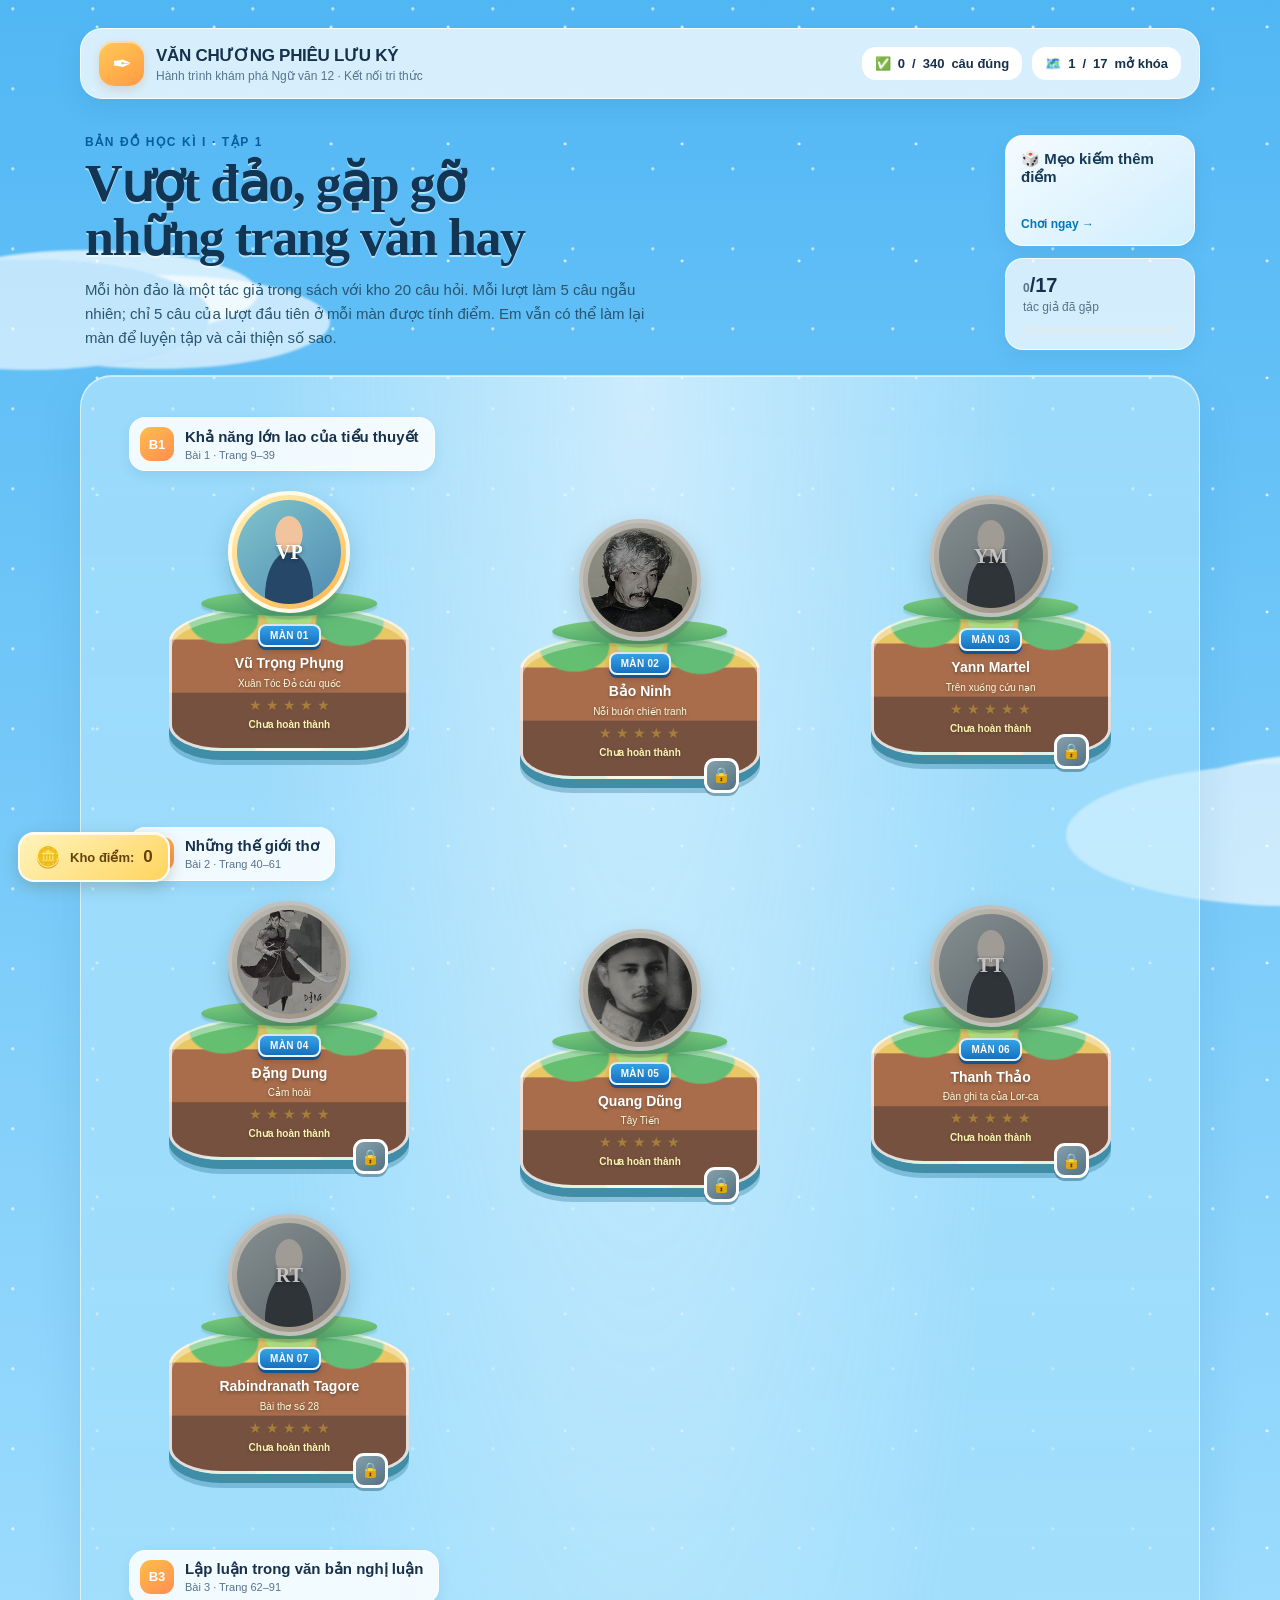
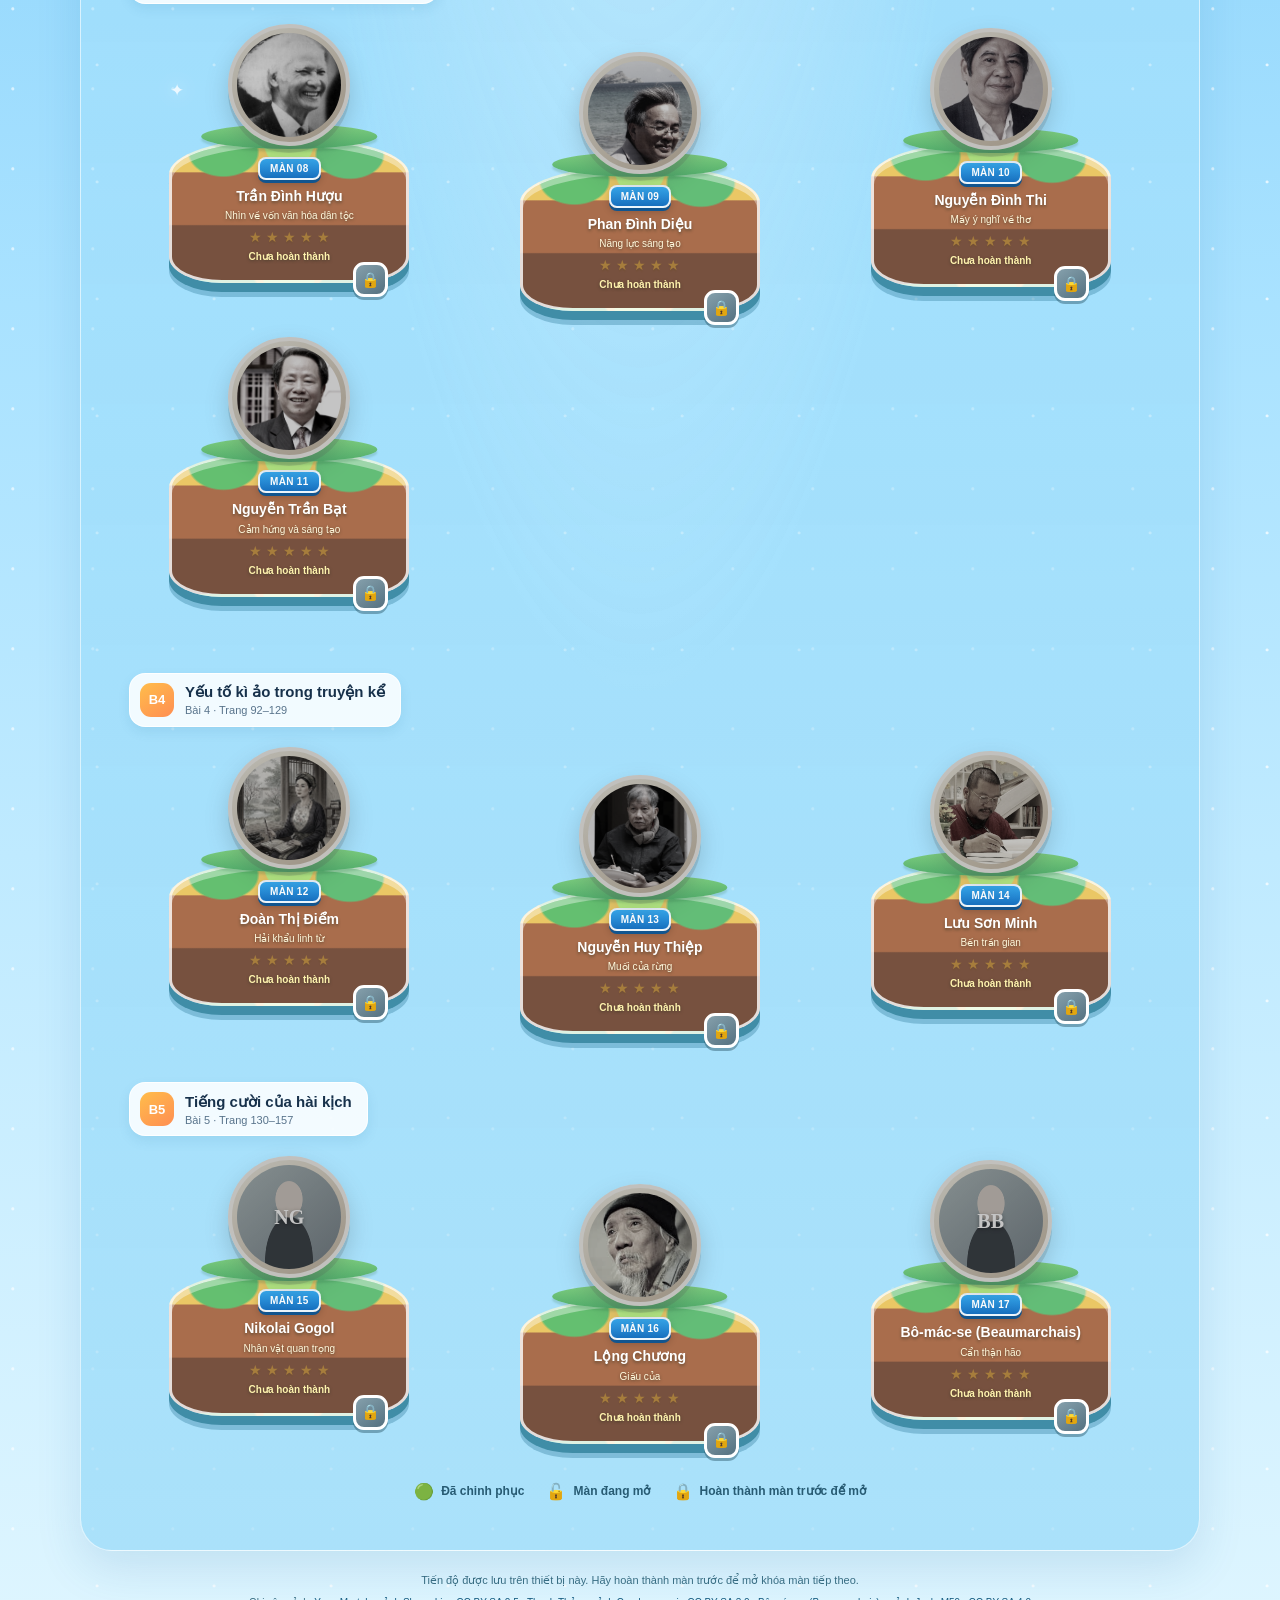
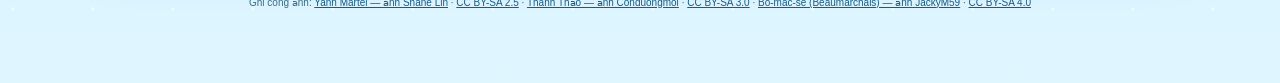
<file: VanChuongPhieuLuuKy-iOS-source/index.html>
<!doctype html>
<html lang="vi">
<head>
  <meta charset="utf-8">
  <meta name="viewport" content="width=device-width, initial-scale=1">
  <meta name="theme-color" content="#72c9f8">
  <title>Văn chương phiêu lưu ký — Kết nối tri thức</title>
  <style>
    :root {
      color-scheme: light;
      --ink: #17314b;
      --muted: #58738b;
      --blue: #168bd0;
      --deep-blue: #1766a8;
      --gold: #ffc94f;
      --cream: #fffaf0;
      --green: #64b879;
    }

    * {
      box-sizing: border-box;
      cursor: default;
      -webkit-user-select: none;
      user-select: none;
    }

    body {
      margin: 0;
      min-width: 320px;
      color: var(--ink);
      background: #79cefb;
      font-family: "Trebuchet MS", "Segoe UI", sans-serif;
    }
    button { font: inherit; cursor: pointer; }
    a[href] { cursor: pointer; }
    button *, a[href] * { cursor: inherit; }
    input, textarea, [contenteditable="true"] {
      cursor: text;
      -webkit-user-select: text;
      user-select: text;
    }

    .sky {
      min-height: 100vh;
      overflow: hidden;
      position: relative;
      background:
        radial-gradient(ellipse at 16% 11%, rgba(255,255,255,.62) 0 1px, transparent 2px),
        radial-gradient(ellipse at 83% 23%, rgba(255,255,255,.72) 0 1px, transparent 2px),
        linear-gradient(180deg, #51b7f4 0%, #a9e2ff 58%, #e0f6ff 100%);
      background-size: 80px 80px, 117px 117px, auto;
    }

    .sky::before, .sky::after {
      content: "";
      position: absolute;
      z-index: 0;
      width: 360px;
      height: 110px;
      border-radius: 50%;
      background: rgba(255,255,255,.62);
      filter: blur(1px);
      box-shadow: 60px -22px 0 -12px rgba(255,255,255,.72), 128px 7px 0 -8px rgba(255,255,255,.65);
      pointer-events: none;
    }
    .sky::before { top: 260px; left: -150px; }
    .sky::after { top: 780px; right: -200px; transform: scale(1.3); }

    .page {
      position: relative;
      z-index: 1;
      width: min(1120px, calc(100% - 32px));
      margin: 0 auto;
      padding: 28px 0 70px;
    }

    .topbar {
      display: flex;
      align-items: center;
      justify-content: space-between;
      gap: 16px;
      padding: 12px 18px;
      border: 1px solid rgba(255,255,255,.78);
      border-radius: 22px;
      background: rgba(255,255,255,.77);
      box-shadow: 0 8px 24px rgba(31, 111, 157, .13);
      backdrop-filter: blur(12px);
    }

    .brand {
      display: flex;
      align-items: center;
      gap: 12px;
      min-width: 0;
    }

    .brand-mark {
      display: grid;
      width: 45px;
      height: 45px;
      flex: 0 0 auto;
      place-items: center;
      border-radius: 15px;
      color: #fff;
      background: linear-gradient(145deg, #ffca57, #ff9a43);
      font-size: 24px;
      box-shadow: inset 0 2px 0 rgba(255,255,255,.45), 0 4px 10px rgba(191,111,39,.2);
    }

    .brand-title { margin: 0; font-size: 17px; font-weight: 900; letter-spacing: -.3px; }
    .brand-subtitle { margin: 3px 0 0; color: var(--muted); font-size: 12px; }

    .stats {
      display: flex;
      align-items: center;
      gap: 10px;
    }

    .stat {
      display: flex;
      align-items: center;
      gap: 7px;
      padding: 9px 13px;
      border-radius: 14px;
      background: #fff;
      font-size: 13px;
      font-weight: 800;
      white-space: nowrap;
    }
    .intro {
      display: flex;
      align-items: end;
      justify-content: space-between;
      gap: 20px;
      margin: 36px 5px 25px;
    }

    .eyebrow {
      margin: 0 0 8px;
      color: #075e9d;
      font-size: 12px;
      font-weight: 900;
      letter-spacing: 1.6px;
      text-transform: uppercase;
    }

    h1 {
      max-width: 680px;
      margin: 0;
      color: #123553;
      font-family: Georgia, "Times New Roman", serif;
      font-size: clamp(32px, 5vw, 52px);
      line-height: 1.04;
      letter-spacing: -1.5px;
      text-shadow: 0 2px 0 rgba(255,255,255,.55);
    }

    .intro-copy {
      max-width: 590px;
      margin: 13px 0 0;
      color: #285671;
      font-size: 15px;
      line-height: 1.6;
    }

    .progress-card {
      min-width: 170px;
      padding: 15px 17px;
      border: 1px solid rgba(255,255,255,.85);
      border-radius: 18px;
      background: rgba(255,255,255,.73);
      box-shadow: 0 7px 18px rgba(31,111,157,.1);
    }

    .intro-side {
      display: flex;
      flex: 0 0 190px;
      flex-direction: column;
      align-self: stretch;
      gap: 12px;
      width: 190px;
    }
    .tai-xiu-card {
      display: flex;
      flex: 1;
      min-height: 100px;
      flex-direction: column;
      align-items: flex-start;
      justify-content: space-between;
      padding: 14px 15px;
      border: 1px solid rgba(255,255,255,.9);
      border-radius: 18px;
      color: #173a56;
      background: linear-gradient(145deg, rgba(255,255,255,.94), rgba(226,246,255,.86));
      box-shadow: 0 7px 18px rgba(31,111,157,.13);
      cursor: pointer;
      text-align: left;
      transition: transform .16s ease, box-shadow .16s ease;
    }
    .tai-xiu-card:hover { transform: translateY(-2px); box-shadow: 0 10px 22px rgba(31,111,157,.2); }
    .tai-xiu-card:focus-visible { outline: 3px solid #fff; outline-offset: 3px; }
    .tai-xiu-card strong { display: block; font-size: 15px; }
    .tai-xiu-card small { display: block; margin-top: 4px; color: #537287; font-size: 11px; line-height: 1.35; }
    .tai-xiu-cta { color: #0876b5; font-size: 12px; font-weight: 900; }
    .progress-card strong { display: block; font-size: 20px; }
    .progress-card span { color: var(--muted); font-size: 12px; }
    .progress-track {
      height: 8px;
      margin-top: 11px;
      overflow: hidden;
      border-radius: 99px;
      background: #dcecf4;
    }
    .progress-fill {
      width: 0;
      height: 100%;
      border-radius: inherit;
      background: linear-gradient(90deg, #56c987, #b6dc56);
      transition: width .3s ease;
    }

    .map {
      position: relative;
      isolation: isolate;
      padding: 24px clamp(15px, 4vw, 48px) 45px;
      border: 1px solid rgba(255,255,255,.6);
      border-radius: 32px;
      background:
        radial-gradient(ellipse at 50% 0, rgba(255,255,255,.49), transparent 49%),
        linear-gradient(180deg, rgba(199,239,255,.56), rgba(116,204,245,.47));
      box-shadow: 0 18px 45px rgba(20,103,153,.13), inset 0 1px 0 rgba(255,255,255,.55);
    }

    .map::before, .map::after {
      content: "✦";
      position: absolute;
      z-index: -1;
      color: rgba(255,255,255,.78);
      font-size: 24px;
      text-shadow: 0 0 18px rgba(255,255,255,.8);
    }
    .map::before { top: 9%; right: 12%; }
    .map::after { top: 47%; left: 8%; font-size: 17px; }

    .zone { position: relative; padding-top: 17px; }
    .zone + .zone { margin-top: 35px; }

    .zone-heading {
      display: flex;
      align-items: center;
      gap: 11px;
      width: fit-content;
      margin: 0 0 20px;
      padding: 9px 15px 9px 10px;
      border: 1px solid rgba(255,255,255,.9);
      border-radius: 16px;
      background: rgba(255,255,255,.86);
      box-shadow: 0 5px 12px rgba(32,112,150,.1);
    }
    .zone-number {
      display: grid;
      width: 34px;
      height: 34px;
      place-items: center;
      border-radius: 11px;
      color: white;
      background: linear-gradient(145deg, #ffbd4b, #ff8e52);
      font-size: 13px;
      font-weight: 900;
    }
    .zone-heading h2 { margin: 0; font-size: 15px; }
    .zone-heading p { margin: 3px 0 0; color: var(--muted); font-size: 11px; }

    .island-row {
      display: grid;
      grid-template-columns: repeat(3, minmax(0, 1fr));
      gap: clamp(9px, 2.4vw, 30px);
      align-items: end;
    }

    .island-wrap {
      display: flex;
      justify-content: center;
      min-width: 0;
    }
    .island-wrap:nth-child(3n + 2) { transform: translateY(28px); }
    .island-wrap:nth-child(3n) { transform: translateY(4px); }

    .island {
      position: relative;
      width: 100%;
      max-width: 260px;
      min-height: 258px;
      padding: 0 10px 24px;
      border: 0;
      color: var(--ink);
      background: none;
      cursor: pointer;
      text-align: center;
      transition: transform .18s ease, filter .18s ease;
    }
    .island:hover:not(:disabled) { transform: translateY(-7px) scale(1.02); }
    .island:focus-visible { outline: 3px solid #fff; outline-offset: 3px; border-radius: 20px; }
    .island:disabled { cursor: not-allowed; }

    .portrait-frame {
      position: relative;
      z-index: 2;
      display: block;
      width: clamp(92px, 11vw, 122px);
      height: clamp(92px, 11vw, 122px);
      margin: 0 auto -8px;
      padding: 5px;
      border: 4px solid #fff9e7;
      border-radius: 50%;
      background: linear-gradient(145deg, #fff4bb, #ffb54a);
      box-shadow: 0 7px 0 rgba(73,119,96,.18), 0 10px 23px rgba(21,83,115,.22);
      transition: filter .2s ease;
    }
    .portrait {
      width: 100%;
      height: 100%;
      overflow: hidden;
      border-radius: 50%;
      background: #d9e8e8;
      object-fit: cover;
    }
    .portrait-fallback {
      display: grid;
      width: 100%;
      height: 100%;
      place-items: center;
      border-radius: 50%;
      color: #fff;
      background:
        radial-gradient(ellipse at 50% 33%, #f1c49d 0 18%, transparent 19%),
        radial-gradient(ellipse at 50% 92%, #264767 0 32%, transparent 33%),
        linear-gradient(140deg, #80c4cc, #508bb2);
      font-family: Georgia, serif;
      font-size: 20px;
      font-weight: 900;
      text-shadow: 0 1px 4px rgba(0,0,0,.4);
    }
    .island.locked .portrait-frame { filter: grayscale(.82) brightness(.77); }

    .island-land {
      position: relative;
      display: block;
      min-height: 143px;
      padding: 16px 13px 18px;
      border: 3px solid rgba(255,255,255,.8);
      border-radius: 46% 46% 22% 22% / 25% 25% 18% 18%;
      background:
        radial-gradient(ellipse at 50% -2%, #b8ed84 0 15%, transparent 16%),
        radial-gradient(ellipse at 22% 8%, #64bf70 0 13%, transparent 14%),
        radial-gradient(ellipse at 76% 10%, #63bd77 0 13%, transparent 14%),
        linear-gradient(180deg, #eac765 0 22%, #a96d4c 23% 60%, #77513f 61% 100%);
      box-shadow: 0 9px 0 #408da7, 0 14px 0 rgba(39,112,146,.33), inset 0 6px 0 rgba(255,255,255,.38);
    }
    .island-land::before {
      content: "";
      position: absolute;
      top: -17px;
      left: 50%;
      width: 75%;
      height: 25px;
      border-radius: 50%;
      background: linear-gradient(180deg, #80cf80, #50ab6a);
      transform: translateX(-50%);
      box-shadow: 0 3px 2px rgba(42,112,68,.19);
    }
    .level-label {
      position: relative;
      display: inline-block;
      z-index: 1;
      max-width: 100%;
      padding: 4px 10px;
      border: 2px solid rgba(255,255,255,.9);
      border-radius: 8px;
      color: #fff;
      background: linear-gradient(180deg, #35a8ee, #176fbe);
      box-shadow: 0 3px 0 #11558f, 0 4px 7px rgba(0,0,0,.18);
      font-size: 10px;
      font-weight: 900;
      letter-spacing: .3px;
      text-transform: uppercase;
    }
    .author-name {
      display: block;
      position: relative;
      z-index: 1;
      margin-top: 8px;
      color: #fff;
      font-size: 14px;
      font-weight: 900;
      line-height: 1.18;
      text-shadow: 0 2px 3px rgba(43,49,35,.47);
    }
    .author-work {
      display: block;
      position: relative;
      z-index: 1;
      margin-top: 5px;
      color: #fff8dc;
      font-size: 10px;
      line-height: 1.3;
      text-shadow: 0 1px 3px rgba(43,49,35,.55);
    }
    .lock-badge {
      position: absolute;
      z-index: 3;
      right: 12%;
      bottom: 10px;
      display: grid;
      width: 35px;
      height: 35px;
      place-items: center;
      border: 3px solid #fff;
      border-radius: 11px;
      color: #fff;
      background: linear-gradient(145deg, #85a0ac, #557180);
      box-shadow: 0 3px 0 rgba(33,75,92,.42);
      font-size: 15px;
    }
    .island.completed .level-label {
      background: linear-gradient(180deg, #5fc67f, #31965b);
      box-shadow: 0 3px 0 #237546, 0 4px 7px rgba(0,0,0,.18);
    }
    .question-stars {
      position: relative;
      z-index: 1;
      display: flex;
      justify-content: center;
      gap: 4px;
      margin-top: 7px;
      color: #ffcf38;
      font-size: 14px;
      text-shadow: 0 2px 1px rgba(96,76,15,.45);
    }
    .question-stars span { opacity: .35; }
    .question-stars span.earned { opacity: 1; }
    .author-score {
      display: block;
      position: relative;
      z-index: 1;
      margin-top: 6px;
      color: #fff3ae;
      font-size: 10px;
      font-weight: 900;
      text-shadow: 0 1px 3px rgba(43,49,35,.55);
    }

    .legend {
      display: flex;
      justify-content: center;
      flex-wrap: wrap;
      gap: 10px 22px;
      margin: 42px 0 4px;
      color: #275b73;
      font-size: 12px;
      font-weight: 700;
    }
    .legend span { display: inline-flex; align-items: center; gap: 7px; }
    .legend i { font-style: normal; font-size: 16px; }

    .footer-note {
      margin: 23px 0 0;
      color: #3a6e83;
      font-size: 11px;
      text-align: center;
    }

    .modal-backdrop {
      position: fixed;
      z-index: 10;
      inset: 0;
      display: none;
      align-items: center;
      justify-content: center;
      overflow-y: auto;
      padding: 22px;
      background: rgba(17, 47, 69, .58);
      backdrop-filter: blur(7px);
    }
    .modal-backdrop.open { display: flex; }
    .quiz {
      position: relative;
      width: min(570px, 100%);
      padding: clamp(22px, 5vw, 36px);
      border: 1px solid rgba(255,255,255,.94);
      border-radius: 28px;
      background: #fffdf6;
      box-shadow: 0 24px 70px rgba(4,39,65,.35);
      animation: pop-in .2s ease-out;
    }
    @keyframes pop-in {
      from { opacity: 0; transform: translateY(10px) scale(.98); }
      to { opacity: 1; transform: translateY(0) scale(1); }
    }
    .close {
      position: absolute;
      top: 13px;
      right: 13px;
      display: grid;
      width: 36px;
      height: 36px;
      place-items: center;
      border: 0;
      border-radius: 50%;
      color: #607989;
      background: #edf4f5;
      cursor: pointer;
      font-size: 21px;
    }
    .quiz-kicker { margin: 0 0 7px; color: #1685be; font-size: 11px; font-weight: 900; letter-spacing: 1.2px; text-transform: uppercase; }
    .quiz h2 { margin: 0; padding-right: 32px; font-family: Georgia, serif; font-size: clamp(24px, 4vw, 31px); line-height: 1.15; }
    .quiz-work { margin: 7px 0 19px; color: var(--muted); font-size: 13px; }
    .question-progress { display: flex; justify-content: space-between; margin-bottom: 8px; color: #6b8190; font-size: 12px; font-weight: 800; }
    .question-track { height: 7px; margin-bottom: 20px; overflow: hidden; border-radius: 10px; background: #e8eff2; }
    .question-track div { height: 100%; border-radius: inherit; background: linear-gradient(90deg, #47b8eb, #5fc888); transition: width .25s ease; }
    .question-text { margin: 0 0 15px; font-size: 17px; font-weight: 800; line-height: 1.45; }
    .answers { display: grid; gap: 9px; }
    .answer {
      display: flex;
      align-items: center;
      gap: 11px;
      width: 100%;
      padding: 12px 13px;
      border: 2px solid #e4edf0;
      border-radius: 14px;
      color: #29455a;
      background: white;
      cursor: pointer;
      text-align: left;
      transition: .15s ease;
    }
    .answer:hover:not(:disabled) { border-color: #7ec9e8; background: #f3fbff; }
    .answer:focus-visible { outline: 3px solid #78c8e8; outline-offset: 2px; }
    .answer:disabled { cursor: default; }
    .answer-letter {
      display: grid;
      width: 27px;
      height: 27px;
      flex: 0 0 auto;
      place-items: center;
      border-radius: 9px;
      color: #4b7f9b;
      background: #eff7fa;
      font-size: 12px;
      font-weight: 900;
    }
    .answer.correct { border-color: #70c68d; background: #f0fff4; }
    .answer.correct .answer-letter { color: white; background: #51af70; }
    .answer.wrong { border-color: #efa29a; background: #fff5f3; }
    .answer.wrong .answer-letter { color: white; background: #df796d; }
    .feedback { min-height: 25px; margin: 12px 0 0; color: #5b7788; font-size: 13px; line-height: 1.4; }
    .feedback.good { color: #267c48; font-weight: 800; }
    .feedback.bad { color: #bc534c; font-weight: 800; }
    .quiz-actions { display: flex; justify-content: flex-end; gap: 9px; margin-top: 10px; }
    .primary, .secondary {
      min-height: 44px;
      padding: 0 18px;
      border: 0;
      border-radius: 13px;
      cursor: pointer;
      font-weight: 900;
    }
    .primary { color: white; background: linear-gradient(180deg, #29a7e4, #1478bf); box-shadow: 0 4px 0 #105d98; }
    .primary:disabled { opacity: .45; cursor: not-allowed; box-shadow: none; }
    .secondary { color: #426277; background: #eaf3f6; }
    .game-rules { margin: 10px 0 18px; color: var(--muted); font-size: 14px; line-height: 1.55; }
    .dice-balance { margin: 0 0 16px; padding: 12px 14px; border-radius: 14px; color: #694b0c; background: #fff3c8; font-weight: 900; }
    .shop-open {
      position: absolute;
      top: 13px;
      left: 13px;
      display: flex;
      min-width: 154px;
      height: 46px;
      align-items: center;
      gap: 9px;
      padding: 0 12px;
      border: 2px solid #fff2bd;
      border-radius: 15px;
      color: #603d03;
      background: linear-gradient(145deg, #ffe27a, #ffbd38);
      box-shadow: 0 4px 0 #c58218, 0 7px 14px rgba(140,91,9,.2);
      cursor: pointer;
      text-align: left;
      transition: transform .15s ease, box-shadow .15s ease;
    }
    .shop-open:hover { transform: translateY(-2px); box-shadow: 0 6px 0 #c58218, 0 9px 16px rgba(140,91,9,.24); }
    .shop-open:focus-visible, .shop-back:focus-visible { outline: 3px solid #78c8e8; outline-offset: 2px; }
    .shop-open-icon { font-size: 22px; }
    .shop-open-copy { display: flex; flex-direction: column; gap: 2px; line-height: 1.05; }
    .shop-open-copy strong { font-size: 12px; letter-spacing: .3px; }
    .shop-open-copy small { color: #79550e; font-size: 10px; font-weight: 700; }
    .shop-back {
      position: absolute;
      top: 13px;
      left: 13px;
      display: grid;
      width: 36px;
      height: 36px;
      place-items: center;
      border: 0;
      border-radius: 50%;
      color: #77530b;
      background: #fff0be;
      cursor: pointer;
      font-size: 19px;
    }
    .shop-back:hover { background: #ffe28a; }
    .game-content { padding-top: 40px; }
    .shop-balance {
      display: flex;
      align-items: center;
      justify-content: space-between;
      gap: 12px;
      padding: 12px 16px;
      border: 1px solid #f0d17a;
      background: linear-gradient(110deg, #fff5c9, #ffe58f);
    }
    .shop-balance strong { color: #704b03; font-size: 24px; }
    .shop-balance strong span { font-size: 30px; }
    .shop-balance strong small { margin-left: 4px; font-size: 13px; }
    .shop-items { display: grid; grid-template-columns: 1fr; gap: 11px; }
    .shop-item {
      display: grid;
      grid-template-columns: 52px minmax(0, 1fr) auto;
      align-items: center;
      gap: 13px;
      padding: 13px;
      border: 2px solid #f0d17a;
      border-radius: 18px;
      background: linear-gradient(110deg, #fffdf5, #fff7dc);
      box-shadow: 0 4px 0 rgba(198,151,35,.12);
    }
    .shop-gift-icon {
      display: grid;
      width: 52px;
      height: 52px;
      place-items: center;
      border-radius: 15px;
      background: #ffedb2;
      font-size: 29px;
    }
    .shop-item-details { display: flex; min-width: 0; flex-direction: column; gap: 4px; }
    .shop-item h3 { margin: 0; color: #76550c; font-size: 16px; }
    .shop-item p { margin: 0; color: #806b36; font-size: 12px; }
    .shop-price { display: flex; align-items: baseline; gap: 5px; margin: 2px 0 !important; color: #8a5a00 !important; }
    .shop-price strong { font-size: 25px; line-height: 1; }
    .shop-price span { font-size: 12px; font-weight: 900; }
    .shop-item .shop-status { margin-top: 4px; font-size: 11px; font-weight: 800; }
    .shop-status.ready { color: #27804c !important; }
    .shop-status.short { color: #a35318 !important; }
    .shop-redemptions { color: #647d8b !important; }
    .shop-item .primary { min-width: 126px; padding: 0 12px; white-space: nowrap; }
    .bet-label { display: block; margin-bottom: 7px; color: #3d5c70; font-size: 13px; font-weight: 800; }
    .bet-input {
      width: 100%;
      min-height: 46px;
      margin-bottom: 13px;
      padding: 0 13px;
      border: 2px solid #dfeaf0;
      border-radius: 13px;
      color: var(--ink);
      background: white;
      font: inherit;
      font-weight: 800;
    }
    .bet-input:focus-visible { outline: 3px solid #78c8e8; outline-offset: 2px; }
    .dice-options { display: grid; grid-template-columns: repeat(2, minmax(0, 1fr)); gap: 10px; }
    .dice-choice {
      display: flex;
      flex-direction: column;
      align-items: center;
      justify-content: center;
      gap: 3px;
      min-height: 56px;
      border: 2px solid #dbeaf0;
      border-radius: 15px;
      color: #24536e;
      background: #f5fbfd;
      cursor: pointer;
      font-size: 17px;
      font-weight: 900;
    }
    .dice-choice small { color: #638093; font-size: 11px; font-weight: 800; }
    .dice-choice:hover:not(:disabled) { border-color: #78c8e8; background: #eaf8ff; }
    .dice-choice:disabled { cursor: not-allowed; opacity: .55; }
    .dice-stage {
      position: relative;
      height: 178px;
      margin: 14px 0 7px;
      overflow: visible;
      border: 2px solid #8fb68c;
      border-radius: 20px;
      background: radial-gradient(ellipse at 50% 35%, #c4dfb8, #8fb98a);
      box-shadow: inset 0 4px 10px rgba(34,83,44,.16);
    }
    .dice-tray {
      position: absolute;
      z-index: 1;
      top: 50%;
      left: 50%;
      display: grid;
      grid-template: repeat(2, 58px) / repeat(2, 58px);
      gap: 3px 5px;
      transform: translate(-50%, -50%);
    }
    .dice-tray .die:first-child { grid-column: 1 / span 2; grid-row: 1; justify-self: center; }
    .dice-tray .die:nth-child(2) { grid-column: 1; grid-row: 2; }
    .dice-tray .die:nth-child(3) { grid-column: 2; grid-row: 2; }
    .die {
      display: grid;
      width: 58px;
      height: 58px;
      grid-template: repeat(3, 1fr) / repeat(3, 1fr);
      gap: 2px;
      padding: 8px;
      border: 2px solid #dce8ed;
      border-radius: 14px;
      color: #174b69;
      background: linear-gradient(145deg, #fff, #eef7fa);
      box-shadow: 0 6px 0 #afc4ca, 0 8px 14px rgba(37,87,111,.18);
      transform-style: preserve-3d;
    }
    .die-unknown {
      display: grid;
      place-items: center;
      color: #75909a;
      font-size: 26px;
      font-weight: 900;
    }
    .die-pip {
      width: 9px;
      height: 9px;
      align-self: center;
      justify-self: center;
      border-radius: 50%;
      background: transparent;
    }
    .die-pip.active { background: #174b69; box-shadow: inset 0 1px 1px rgba(255,255,255,.45); }
    .dice-tray.rolling .die { animation: dice-toss 1s cubic-bezier(.2,.7,.25,1) .8s both; }
    .dice-tray.rolling .die-pip.active { visibility: hidden; }
    .dice-tray.rolling .die:nth-child(2) { animation-delay: .88s; }
    .dice-tray.rolling .die:nth-child(3) { animation-delay: .96s; }
    @keyframes dice-toss {
      0% { opacity: .35; transform: translateY(24px) rotate(-35deg) scale(.72); }
      35% { opacity: 1; transform: translateY(-58px) rotate(155deg) scale(1.12); }
      68% { transform: translateY(-36px) rotate(290deg) scale(1.08); }
      86% { transform: translateY(5px) rotate(345deg) scale(.96); }
      100% { transform: translateY(0) rotate(360deg) scale(1); }
    }
    .dice-cover {
      position: absolute;
      z-index: 2;
      top: 50%;
      left: 50%;
      width: 154px;
      height: 154px;
      padding: 0;
      border: 0;
      border-radius: 50%;
      background: transparent;
      cursor: grab;
      touch-action: none;
      user-select: none;
      transform: translate(calc(-50% + var(--drag-x, 0px)), calc(-50% + var(--drag-y, 0px)));
      will-change: transform;
    }
    .dice-cover:disabled { cursor: wait; }
    .dice-cover:focus-visible { outline: 3px solid #fff; outline-offset: -6px; }
    .dice-bowl {
      display: block;
      width: 100%;
      height: 100%;
      object-fit: contain;
      pointer-events: none;
      -webkit-user-drag: none;
    }
    .dice-cover.dragging { cursor: grabbing; }
    .dice-stage.rolling .dice-cover .dice-bowl { animation: bowl-cover .3s ease-out both; }
    @keyframes bowl-cover {
      from { opacity: .35; transform: scale(.82); }
      to { opacity: 1; transform: scale(1); }
    }
    .dice-total { margin: 0 0 12px; color: #355a6f; font-size: 13px; font-weight: 900; text-align: center; }
    .finish {
      padding: 15px 0 2px;
      text-align: center;
    }
    .finish-icon { display: grid; width: 78px; height: 78px; margin: 0 auto 15px; place-items: center; border-radius: 25px; background: #fff1bd; font-size: 42px; }
    .finish h2 { padding: 0; }
    .finish p { margin: 11px auto 20px; max-width: 400px; color: var(--muted); line-height: 1.55; }
    .reward-card {
      margin: 14px auto 18px;
      padding: 14px 16px;
      border: 1px solid #f0d17a;
      border-radius: 18px;
      background: linear-gradient(145deg, #fff8d8, #fff0b5);
      box-shadow: inset 0 1px 0 rgba(255,255,255,.9);
    }
    .reward-card h3 { margin: 0; color: #80600c; font-size: 15px; }
    .reward-stars { display: flex; justify-content: center; gap: 5px; margin: 8px 0; color: #c99c24; font-size: 22px; }
    .reward-stars span { opacity: .3; }
    .reward-stars span.earned { opacity: 1; }
    .reward-points { display: block; color: #79530a; font-size: 20px; }
    .reward-card p { margin: 6px auto 0; color: #725e2a; font-size: 12px; line-height: 1.4; }
    .score-summary {
      max-height: 170px;
      margin: 0 auto 18px;
      overflow: auto;
      padding: 10px 14px;
      border-radius: 14px;
      background: #f0f7f8;
      text-align: left;
    }
    .score-summary h3 { margin: 0 0 8px; color: #315d72; font-size: 13px; }
    .score-summary ul { display: grid; gap: 5px; margin: 0; padding: 0; list-style: none; }
    .score-summary li { display: flex; justify-content: space-between; gap: 12px; color: #496777; font-size: 12px; }
    .score-summary li strong { color: #216f92; white-space: nowrap; }
    .photo-attribution { margin: 8px 0 3px; color: #3a6e83; font-size: 10px; line-height: 1.5; text-align: center; }
    .photo-attribution a { color: #185d82; }
    .toast {
      position: fixed;
      z-index: 20;
      left: 50%;
      bottom: 24px;
      max-width: calc(100vw - 28px);
      padding: 12px 18px;
      border: 1px solid rgba(255,255,255,.82);
      border-radius: 14px;
      color: white;
      background: #183d59;
      box-shadow: 0 8px 25px rgba(18,53,78,.28);
      font-size: 13px;
      font-weight: 700;
      text-align: center;
      opacity: 0;
      pointer-events: none;
      transform: translate(-50%, 10px);
      transition: .2s ease;
    }
    .toast.show { opacity: 1; transform: translate(-50%, 0); }

    .coin-bank {
      position: fixed;
      z-index: 11;
      bottom: 18px;
      left: 18px;
      display: flex;
      align-items: center;
      gap: 9px;
      padding: 11px 15px;
      border: 2px solid rgba(255,255,255,.9);
      border-radius: 16px;
      color: #65420b;
      background: linear-gradient(145deg, #fff4bd, #ffd45e);
      box-shadow: 0 5px 16px rgba(67,79,34,.24), inset 0 1px 0 rgba(255,255,255,.8);
      font-size: 13px;
      font-weight: 900;
    }
    .coin-bank-icon { font-size: 21px; }
    .coin-bank-count { font-size: 17px; }

    @media (max-width: 650px) {
      .page { width: min(100% - 20px, 500px); padding-top: 11px; }
      .topbar { padding: 9px 11px; border-radius: 17px; }
      .brand-mark { width: 39px; height: 39px; border-radius: 13px; }
      .brand-title { font-size: 14px; }
      .brand-subtitle { font-size: 10px; }
      .stats { gap: 6px; }
      .stat { gap: 4px; padding: 8px; font-size: 11px; }
      .intro { align-items: start; margin: 27px 2px 18px; }
      .intro-copy { font-size: 13px; }
      .intro-side { flex-basis: 145px; width: 145px; }
      .tai-xiu-card { padding: 12px; }
      .tai-xiu-card strong { font-size: 13px; }
      .tai-xiu-card small { font-size: 10px; }
      .progress-card { min-width: 102px; padding: 11px; }
      .progress-card strong { font-size: 17px; }
      .progress-card span { font-size: 10px; }
      .map { padding: 16px 7px 28px; border-radius: 22px; }
      .zone + .zone { margin-top: 24px; }
      .zone-heading { margin-left: 7px; }
      .island-row { gap: 2px; }
      .island { min-height: 205px; padding: 0 3px 19px; }
      .island-wrap:nth-child(3n + 2) { transform: translateY(17px); }
      .island-wrap:nth-child(3n) { transform: translateY(2px); }
      .portrait-frame { width: 80px; height: 80px; border-width: 3px; margin-bottom: -4px; }
      .island-land { min-height: 120px; padding: 12px 7px 15px; border-width: 2px; }
      .level-label { padding: 3px 6px; border-width: 1px; font-size: 8px; }
      .author-name { margin-top: 7px; font-size: 11px; }
      .author-work { font-size: 8px; }
      .lock-badge { right: 6%; bottom: 8px; width: 27px; height: 27px; border-width: 2px; border-radius: 8px; font-size: 12px; }
      .legend { margin-top: 30px; font-size: 10px; }
      .coin-bank { bottom: 10px; left: 10px; padding: 8px 11px; border-radius: 13px; font-size: 11px; }
      .coin-bank-icon { font-size: 18px; }
      .coin-bank-count { font-size: 15px; }
    }
    @media (max-width: 390px) {
      .brand-subtitle { display: none; }
      .stats .stat:last-child { display: none; }
      .intro { display: block; }
      .intro-side { display: grid; grid-template-columns: minmax(0, 1fr) minmax(0, 1fr); width: auto; margin-top: 12px; }
      .tai-xiu-card { min-height: 100px; }
      .progress-card { display: flex; align-items: center; gap: 9px; margin-top: 0; }
      .progress-card .progress-track { flex: 1; margin-top: 0; }
      .progress-card > div:first-child { white-space: nowrap; }
      .shop-item { grid-template-columns: 44px minmax(0, 1fr); gap: 10px; padding: 11px; }
      .shop-gift-icon { width: 44px; height: 44px; border-radius: 13px; font-size: 24px; }
      .shop-item .primary { grid-column: 1 / -1; width: 100%; }
      .dice-tray { grid-template: repeat(2, 51px) / repeat(2, 51px); gap: 3px; }
      .die { width: 51px; height: 51px; padding: 6px; }
      .die-pip { width: 8px; height: 8px; }
      .dice-cover { width: 140px; height: 140px; }
      .island { min-height: 194px; }
      .portrait-frame { width: 70px; height: 70px; }
      .author-name { font-size: 10px; }
    }

    @media (prefers-reduced-motion: reduce) {
      *, *::before, *::after { scroll-behavior: auto !important; animation-duration: .01ms !important; transition-duration: .01ms !important; }
    }
  </style>
</head>
<body>
  <main class="sky">
    <div class="page">
      <header class="topbar">
        <div class="brand">
          <div class="brand-mark" aria-hidden="true">✒</div>
          <div>
            <p class="brand-title">VĂN CHƯƠNG PHIÊU LƯU KÝ</p>
            <p class="brand-subtitle">Hành trình khám phá Ngữ văn 12 · Kết nối tri thức</p>
          </div>
        </div>
        <div class="stats" aria-label="Thành tích">
          <div class="stat"><span aria-hidden="true">✅</span><span id="score-count">0</span>/<span id="score-total">85</span> câu đúng</div>
          <div class="stat"><span aria-hidden="true">🗺️</span><span id="unlocked-count">1</span>/<span id="total-count">17</span> mở khóa</div>
        </div>
      </header>

      <section class="intro">
        <div>
          <p class="eyebrow">Bản đồ học kì I · Tập 1</p>
          <h1>Vượt đảo, gặp gỡ<br>những trang văn hay</h1>
          <p class="intro-copy">Mỗi hòn đảo là một tác giả trong sách với kho 20 câu hỏi. Mỗi lượt làm 5 câu ngẫu nhiên; chỉ 5 câu của lượt đầu tiên ở mỗi màn được tính điểm. Em vẫn có thể làm lại màn để luyện tập và cải thiện số sao.</p>
        </div>
        <aside class="intro-side">
          <button class="tai-xiu-card" id="open-tai-xiu" type="button" aria-label="Mở mẹo kiếm thêm điểm">
            <span>
              <strong>🎲 Mẹo kiếm thêm điểm</strong>
            </span>
            <span class="tai-xiu-cta">Chơi ngay →</span>
          </button>
          <div class="progress-card" aria-label="Tiến độ hoàn thành">
            <div><strong><span id="complete-count">0</span>/17</strong><span> tác giả đã gặp</span></div>
            <div class="progress-track"><div class="progress-fill" id="overall-progress"></div></div>
          </div>
        </aside>
      </section>

      <section class="map" id="map" aria-label="Bản đồ các màn chơi"></section>
      <p class="footer-note">Tiến độ được lưu trên thiết bị này. Hãy hoàn thành màn trước để mở khóa màn tiếp theo.</p>
      <p class="photo-attribution" id="photo-attribution"></p>
    </div>
  </main>

  <div class="modal-backdrop" id="modal" role="dialog" aria-modal="true" aria-labelledby="quiz-title">
    <section class="quiz" id="quiz-panel"></section>
  </div>
  <div class="toast" id="toast" role="status" aria-live="polite"></div>
  <div class="coin-bank" role="status" aria-live="polite" aria-label="Kho điểm">
    <span class="coin-bank-icon" aria-hidden="true">🪙</span>
    <span>Kho điểm:</span>
    <span class="coin-bank-count" id="coin-count">0</span>
  </div>
  <script>
    const portrait = {
      "Vũ Trọng Phụng": "https://upload.wikimedia.org/wikipedia/commons/e/e5/Vu_Trong_Phung.jpg",
      "Yann Martel": "https://upload.wikimedia.org/wikipedia/commons/9/97/Yann_martel_2007-10-25_Seattle_WA_USA.jpg",
      "Rabindranath Tagore": "https://upload.wikimedia.org/wikipedia/commons/8/80/Rabindranath_Tagore_unknown_location.jpg",
      "Nikolai Gogol": "https://upload.wikimedia.org/wikipedia/commons/b/b2/N.Gogol_by_F.Moller_%281840%2C_Tretyakov_gallery%29.jpg",
      "Thanh Thảo": "https://upload.wikimedia.org/wikipedia/commons/1/1b/Poet_Thanh_Thao.JPG",
      "Bô-mác-se (Beaumarchais)": "https://upload.wikimedia.org/wikipedia/commons/thumb/0/09/Pierre-Augustin_Caron_de_Beaumarchais_par_Jean-Marc_Nattier.jpg/500px-Pierre-Augustin_Caron_de_Beaumarchais_par_Jean-Marc_Nattier.jpg",
      "Bảo Ninh": "Bao-ninh.jpeg",
      "Đặng Dung": "Dang-dung.jpg",
      "Quang Dũng": "quang-dung.jpg",
      "Trần Đình Hượu": "tran-dinh-huou.jpg",
      "Phan Đình Diệu": "phan-dinh-dieu.jpg",
      "Nguyễn Đình Thi": "nguyen-dinh-thi.jpg",
      "Nguyễn Trần Bạt": "nguyen-tran-bat.jpg",
      "Đoàn Thị Điểm": "doan-thi-diem.jpg",
      "Nguyễn Huy Thiệp": "nguyen-huy-thiep.jpg",
      "Lưu Sơn Minh": "luu-son-minh.jpg",
      "Lộng Chương": "long-chuong.jpg"
    };

    const portraitAlt = {
      "Đặng Dung": "Minh họa chân dung Đặng Dung",
      "Đoàn Thị Điểm": "Minh họa chân dung Đoàn Thị Điểm"
    };

    const photoAttributions = [
      { author: "Yann Martel", creator: "Shane Lin", file: "Yann_martel_2007-10-25_Seattle_WA_USA.jpg", license: "CC BY-SA 2.5", licenseUrl: "https://creativecommons.org/licenses/by-sa/2.5/" },
      { author: "Thanh Thảo", creator: "Conduongmoi", file: "Poet_Thanh_Thao.JPG", license: "CC BY-SA 3.0", licenseUrl: "https://creativecommons.org/licenses/by-sa/3.0/" },
      { author: "Bô-mác-se (Beaumarchais)", creator: "JackyM59", file: "Pierre-Augustin_Caron_de_Beaumarchais_par_Jean-Marc_Nattier.jpg", license: "CC BY-SA 4.0", licenseUrl: "https://creativecommons.org/licenses/by-sa/4.0/" }
    ];

    function q(prompt, correct, ...distractors) {
      const choices = Array.isArray(correct) ? [...correct] : [correct, ...distractors];
      const initialCorrectIndex = Array.isArray(correct) ? distractors[0] : 0;
      if (choices.length !== 4 || !Number.isInteger(initialCorrectIndex) || initialCorrectIndex < 0 || initialCorrectIndex >= choices.length) {
        throw new Error(`Câu hỏi không hợp lệ: ${prompt}`);
      }
      let hash = 0;
      for (const character of prompt) hash = (hash * 31 + character.charCodeAt(0)) >>> 0;
      const correctIndex = hash % choices.length;
      [choices[initialCorrectIndex], choices[correctIndex]] = [choices[correctIndex], choices[initialCorrectIndex]];
      return [prompt, choices, correctIndex, `Câu hỏi yêu cầu ${prompt} Đáp án “${choices[correctIndex]}” là thông tin chính xác để trả lời yêu cầu này.`];
    }

    const chapters = [
      {
        number: 1, title: "Khả năng lớn lao của tiểu thuyết", subtitle: "Bài 1 · Trang 9–39",
        authors: [
          { name: "Vũ Trọng Phụng", work: "Xuân Tóc Đỏ cứu quốc", questions: [
            q("Vũ Trọng Phụng sinh và mất vào khoảng thời gian nào?", "1912–1939", "1900–1945", "1920–1980", "1890–1930"),
            q("Xuân Tóc Đỏ cứu quốc trích từ tiểu thuyết nào?", "Số đỏ", "Giông tố", "Làm đĩ", "Vỡ đê"),
            q("Xuân Tóc Đỏ là kiểu nhân vật nào?", "Kẻ cơ hội, gặp thời mà nổi danh", "Người anh hùng cứu nước", "Nông dân hiền lành", "Viên quan thanh liêm"),
            q("Tiếng cười trong sáng tác Vũ Trọng Phụng thường hướng vào điều gì?", "Sự giả dối, lố bịch của xã hội đương thời", "Vẻ đẹp thiên nhiên", "Đời sống chiến trường", "Phong tục miền núi"),
            q("Vũ Trọng Phụng được xem là cây bút xuất sắc của khuynh hướng nào?", "Văn học hiện thực trào phúng", "Thơ lãng mạn", "Truyện truyền kì", "Văn học sử thi")
          ]},
          { name: "Bảo Ninh", work: "Nỗi buồn chiến tranh", questions: [
            q("Nỗi buồn chiến tranh là tiểu thuyết của ai?", "Bảo Ninh", "Vũ Trọng Phụng", "Nguyễn Minh Châu", "Nguyễn Huy Thiệp"),
            q("Tên khai sinh của nhà văn Bảo Ninh là gì?", "Hoàng Ấu Phương", "Nguyễn Văn Tài", "Trần Đình Đắc", "Phạm Văn Hiền"),
            q("Nhân vật trung tâm trong đoạn trích Nỗi buồn chiến tranh là ai?", "Kiên", "Phùng", "Xuân Tóc Đỏ", "Pi"),
            q("Tác phẩm tập trung khám phá điều gì?", "Kí ức và những tổn thương do chiến tranh để lại", "Cuộc sống của quan lại thời phong kiến", "Hành trình đi tìm kho báu", "Sự hình thành một vở kịch"),
            q("Cách kể chuyện của tiểu thuyết có đặc điểm nổi bật nào?", "Đan xen, xáo trộn các lớp hồi ức", "Chỉ kể theo trình tự thời gian thẳng", "Hoàn toàn bằng đối thoại", "Dùng người kể chuyện ngôi thứ hai")
          ]},
          { name: "Yann Martel", work: "Trên xuồng cứu nạn", questions: [
            q("Yann Martel sinh ở Tây Ban Nha nhưng mang quốc tịch nước nào?", "Canada", "Ấn Độ", "Pháp", "Nga"),
            q("Trên xuồng cứu nạn trích từ tiểu thuyết nào?", "Cuộc đời của Pi", "Ông già và biển cả", "Robinson Crusoe", "Nỗi buồn chiến tranh"),
            q("Nhân vật chính trên xuồng cứu nạn có tên gọi thân mật là gì?", "Pi", "Kiên", "Phùng", "Xuân"),
            q("Con vật nào cùng Pi lênh đênh trên xuồng?", "Một con hổ Bengal", "Một con voi", "Một con chó sói", "Một con cá voi"),
            q("Cuộc đời của Pi được trao giải Man Booker vào năm nào?", "2002", "1990", "2010", "2018")
          ]}
        ]
      },
      {
        number: 2, title: "Những thế giới thơ", subtitle: "Bài 2 · Trang 40–61",
        authors: [
          { name: "Đặng Dung", work: "Cảm hoài", questions: [
            q("Đặng Dung là nhà thơ, tướng lĩnh sống vào giai đoạn nào?", "Cuối Trần, đầu thế kỉ XV", "Đầu thế kỉ XVIII", "Cuối thế kỉ XIX", "Thời hiện đại"),
            q("Cảm hoài bộc lộ tâm trạng nào của nhân vật trữ tình?", "Nỗi đau trước thời cuộc và chí lớn chưa thành", "Niềm vui ngày hội", "Nỗi nhớ tình yêu đôi lứa", "Sự thanh thản nơi ẩn dật"),
            q("Bài thơ Cảm hoài được viết chủ yếu bằng ngôn ngữ nào?", "Chữ Hán", "Chữ Nôm", "Tiếng Pháp", "Chữ Quốc ngữ hiện đại"),
            q("Hình tượng người anh hùng trong bài thơ gắn với khát vọng nào?", "Gánh vác việc nước, trả nợ công danh", "Tìm kiếm cuộc sống giàu sang", "Rời bỏ quê hương", "Theo đuổi thú vui tao nhã"),
            q("Sắc thái cảm xúc nổi bật của Cảm hoài là gì?", "Bi tráng, day dứt", "Hài hước, châm biếm", "Vui tươi, dí dỏm", "Lạnh lùng, khách quan")
          ]},
          { name: "Quang Dũng", work: "Tây Tiến", questions: [
            q("Quang Dũng sinh năm nào?", "1921", "1911", "1931", "1941"),
            q("Tây Tiến là tên của đơn vị nào?", "Đoàn quân hoạt động ở biên giới Việt – Lào", "Một đội văn nghệ", "Một phong trào học sinh", "Một đoàn thám hiểm"),
            q("Bài thơ Tây Tiến được viết vào năm nào?", "1948", "1945", "1947", "1954"),
            q("Cảm hứng chủ đạo của Tây Tiến là gì?", "Nỗi nhớ đồng đội và miền Tây", "Tình yêu phố thị", "Nỗi nhớ tuổi thơ", "Niềm vui lao động"),
            q("Người lính Tây Tiến hiện lên với vẻ đẹp nào?", "Hào hoa, dũng cảm và bi tráng", "Ích kỉ, lạnh lùng", "Chỉ mơ mộng, thiếu ý chí", "Tách biệt với đồng đội")
          ]},
          { name: "Thanh Thảo", work: "Đàn ghi ta của Lor-ca", questions: [
            q("Thanh Thảo sinh năm nào?", "1946", "1936", "1956", "1966"),
            q("Nhân vật nghệ sĩ trong nhan đề bài thơ là ai?", "Federico García Lorca", "Pablo Neruda", "Miguel de Cervantes", "Salvador Dalí"),
            q("Đàn ghi ta của Lor-ca gợi liên tưởng đến nền văn hóa nào?", "Tây Ban Nha", "Ấn Độ", "Nga", "Nhật Bản"),
            q("Bài thơ được viết theo hình thức nào?", "Thơ tự do, giàu tính tượng trưng", "Thất ngôn bát cú", "Lục bát", "Song thất lục bát"),
            q("Hình tượng tiếng đàn trong bài thơ thường gợi điều gì?", "Vẻ đẹp nghệ thuật và số phận bi kịch của Lor-ca", "Quyền lực của nhà vua", "Cuộc sống nơi chiến khu", "Niềm vui mùa gặt")
          ]},
          { name: "Rabindranath Tagore", work: "Bài thơ số 28", questions: [
            q("Rabindranath Tagore là nhà thơ của quốc gia nào?", "Ấn Độ", "Tây Ban Nha", "Nga", "Canada"),
            q("Tagore nhận giải Nobel Văn học vào năm nào?", "1913", "1901", "1925", "1945"),
            q("Bài thơ số 28 được trích từ tập thơ nào?", "Người làm vườn", "Thơ Dâng", "Cỏ dại", "Gitanjali"),
            q("Chủ đề nổi bật của Bài thơ số 28 là gì?", "Tình yêu và khát vọng thấu hiểu tâm hồn", "Lòng căm thù chiến tranh", "Chí làm trai cứu nước", "Tiếng cười phê phán quan lại"),
            q("Ngoài thơ, Tagore còn có đóng góp nổi bật ở lĩnh vực nào?", "Văn hóa và nghệ thuật", "Quân sự", "Toán học", "Kiến trúc")
          ]}
        ]
      },
      {
        number: 3, title: "Lập luận trong văn bản nghị luận", subtitle: "Bài 3 · Trang 62–91",
        authors: [
          { name: "Trần Đình Hượu", work: "Nhìn về vốn văn hóa dân tộc", questions: [
            q("Trần Đình Hượu là học giả nổi bật trong lĩnh vực nào?", "Nghiên cứu văn hóa và tư tưởng", "Sân khấu hài kịch", "Hội họa", "Y học"),
            q("Nhìn về vốn văn hóa dân tộc bàn về vấn đề gì?", "Đặc điểm và giá trị của văn hóa Việt Nam", "Lịch sử một chiến dịch", "Đời sống của người lính", "Kĩ thuật làm thơ"),
            q("Tác giả dùng thao tác nào để triển khai lập luận?", "Phân tích, so sánh và khái quát", "Kể chuyện phiêu lưu", "Đối thoại sân khấu", "Miêu tả phong cảnh"),
            q("Một định hướng được gợi ra từ văn bản là gì?", "Tiếp thu văn hóa bên ngoài có chọn lọc", "Từ chối mọi giao lưu", "Chỉ giữ nguyên quá khứ", "Xem nhẹ bản sắc dân tộc"),
            q("Văn bản thuộc kiểu văn bản nào?", "Nghị luận", "Truyện ngắn", "Hài kịch", "Hồi kí")
          ]},
          { name: "Phan Đình Diệu", work: "Năng lực sáng tạo", questions: [
            q("Phan Đình Diệu là nhà khoa học nổi tiếng ở lĩnh vực nào?", "Toán học và tin học", "Y học", "Khảo cổ học", "Âm nhạc"),
            q("Phan Đình Diệu quê ở tỉnh nào?", "Hà Tĩnh", "Nghệ An", "Quảng Nam", "Hưng Yên"),
            q("Văn bản Năng lực sáng tạo tập trung bàn về điều gì?", "Khả năng tạo ra cái mới có giá trị", "Lịch sử hình thành thơ lục bát", "Đặc điểm của hài kịch", "Kí ức về chiến tranh"),
            q("Theo văn bản, sáng tạo có vai trò gì?", "Giúp tìm ra giải pháp và giá trị mới", "Chỉ giúp ghi nhớ kiến thức cũ", "Thay thế mọi hoạt động học tập", "Chỉ cần thiết trong nghệ thuật"),
            q("Phan Đình Diệu sinh năm nào?", "1936", "1926", "1946", "1956")
          ]},
          { name: "Nguyễn Đình Thi", work: "Mấy ý nghĩ về thơ", questions: [
            q("Nguyễn Đình Thi sinh năm nào?", "1924", "1914", "1934", "1944"),
            q("Mấy ý nghĩ về thơ được viết vào khoảng năm nào?", "1949", "1930", "1959", "1975"),
            q("Nguyễn Đình Thi hoạt động ở những lĩnh vực nào?", "Thơ, văn, nhạc và phê bình", "Chỉ hội họa", "Chỉ sân khấu", "Toán học và tin học"),
            q("Văn bản Mấy ý nghĩ về thơ thuộc thể loại nào?", "Tiểu luận", "Truyện truyền kì", "Phóng sự", "Hài kịch"),
            q("Tác giả nhấn mạnh điều gì khi bàn về thơ?", "Thơ bắt nguồn từ rung động và đời sống tâm hồn", "Thơ chỉ là lời đẹp có vần", "Thơ không cần cảm xúc", "Thơ chỉ dùng để kể sự kiện")
          ]},
          { name: "Nguyễn Trần Bạt", work: "Cảm hứng và sáng tạo", questions: [
            q("Nguyễn Trần Bạt quê ở tỉnh nào?", "Nghệ An", "Hà Nội", "Hà Tĩnh", "Thanh Hóa"),
            q("Nguyễn Trần Bạt hoạt động trong những lĩnh vực nào?", "Luật, kinh doanh và nghiên cứu xã hội", "Thơ và sân khấu", "Quân sự và ngoại giao", "Y học và sinh học"),
            q("Cảm hứng và sáng tạo được trích từ tác phẩm nào?", "Cội nguồn cảm hứng", "Suy tưởng", "Thơ Dâng", "Một góc nhìn của trí thức"),
            q("Theo văn bản, cảm hứng có vai trò gì?", "Thúc đẩy con người sáng tạo", "Ngăn cản tư duy độc lập", "Thay thế hoàn toàn tri thức", "Chỉ tạo cảm xúc nhất thời"),
            q("Văn bản Cảm hứng và sáng tạo thuộc kiểu văn bản nào?", "Nghị luận", "Nhật kí", "Truyện ngắn", "Thơ trữ tình")
          ]}
        ]
      },
      {
        number: 4, title: "Yếu tố kì ảo trong truyện kể", subtitle: "Bài 4 · Trang 92–129",
        authors: [
          { name: "Đoàn Thị Điểm", work: "Hải khẩu linh từ", questions: [
            q("Đoàn Thị Điểm sống vào khoảng thời gian nào?", "1705–1748", "1605–1648", "1805–1848", "1905–1948"),
            q("Biệt hiệu của Đoàn Thị Điểm là gì?", "Hồng Hà nữ sĩ", "Bà Huyện Thanh Quan", "Nữ sĩ Tây Hồ", "Bạch Vân cư sĩ"),
            q("Hải khẩu linh từ thuộc tập truyện nào?", "Truyền kì tân phả", "Truyền kì mạn lục", "Vũ trung tùy bút", "Tang thương ngẫu lục"),
            q("Nhân vật nữ trung tâm trong Hải khẩu linh từ là ai?", "Bích Châu", "Vũ Nương", "Thúy Kiều", "Tấm"),
            q("Yếu tố kì ảo trong truyện có tác dụng gì?", "Tạo không khí linh thiêng và thể hiện niềm tin công lí", "Chỉ làm chậm cốt truyện", "Thay thế hoàn toàn nhân vật", "Tạo tiếng cười châm biếm")
          ]},
          { name: "Nguyễn Huy Thiệp", work: "Muối của rừng", questions: [
            q("Nguyễn Huy Thiệp sinh năm nào?", "1950", "1940", "1960", "1970"),
            q("Nhân vật ông Diểu vào rừng với mục đích gì?", "Đi săn", "Tìm thuốc", "Đi hái muối", "Tìm người thân"),
            q("Con vật nào khiến ông Diểu dần thay đổi cách nhìn?", "Một gia đình khỉ", "Một đàn voi", "Một con chó sói", "Một đôi chim"),
            q("Muối của rừng đặt ra suy ngẫm về mối quan hệ nào?", "Con người với thiên nhiên và muôn loài", "Thành thị với công nghiệp", "Thầy trò trong lớp học", "Quan lại với triều đình"),
            q("Thể loại sáng tác làm nên tên tuổi Nguyễn Huy Thiệp là gì?", "Truyện ngắn", "Trường ca", "Hịch", "Kịch thơ")
          ]},
          { name: "Lưu Sơn Minh", work: "Bến trần gian", questions: [
            q("Lưu Sơn Minh sinh năm nào?", "1974", "1964", "1984", "1954"),
            q("Lưu Sơn Minh thành công nổi bật với đề tài nào?", "Lịch sử", "Khoa học viễn tưởng", "Thể thao", "Đô thị hiện đại"),
            q("Bến trần gian thuộc thể loại nào?", "Truyện ngắn", "Hài kịch", "Thơ tự do", "Phóng sự"),
            q("Bến trần gian gợi suy tư về điều gì?", "Mất mát do chiến tranh và khát vọng bình yên", "Sự phồn hoa của đô thị", "Cuộc sống của giới quan lại", "Khát vọng chinh phục biển cả"),
            q("Truyện Bến trần gian được in trong tập nào?", "Mưa sâm cầm", "Số đỏ", "Người làm vườn", "Cội nguồn cảm hứng")
          ]}
        ]
      },
      {
        number: 5, title: "Tiếng cười của hài kịch", subtitle: "Bài 5 · Trang 130–157",
        authors: [
          { name: "Nikolai Gogol", work: "Nhân vật quan trọng", questions: [
            q("Nikolai Gogol sống vào khoảng thời gian nào?", "1809–1852", "1709–1752", "1909–1952", "1819–1882"),
            q("Gogol là nhà văn, nhà soạn kịch gắn với nền văn học nào?", "Nga", "Anh", "Pháp", "Tây Ban Nha"),
            q("Nhân vật quan trọng trích từ vở hài kịch nào?", "Quan thanh tra", "Người lái buôn thành Vơ-ni-dơ", "Thợ cạo thành Xê-vin", "Giấu của"),
            q("Khơ-lét-xta-cốp bị các quan chức nhầm là ai?", "Quan thanh tra", "Thị trưởng", "Nhà văn nổi tiếng", "Thẩm phán"),
            q("Tiếng cười của Gogol chủ yếu phê phán điều gì?", "Thói quan liêu, giả dối và tham nhũng", "Cuộc sống của người lính", "Sự khắc nghiệt của thiên nhiên", "Những đổi thay trong thơ ca")
          ]},
          { name: "Lộng Chương", work: "Giấu của", questions: [
            q("Tên khai sinh của Lộng Chương là gì?", "Phạm Văn Hiền", "Nguyễn Văn Hiền", "Trần Văn Chương", "Lê Văn Lộng"),
            q("Lộng Chương nổi tiếng nhất trong lĩnh vực nào?", "Sân khấu và hài kịch", "Thơ trữ tình", "Nghiên cứu toán học", "Tiểu thuyết lịch sử"),
            q("Giấu của châm biếm thói xấu nào?", "Keo kiệt, tham của và sĩ diện", "Lòng dũng cảm", "Tình yêu thiên nhiên", "Sự hi sinh vì đất nước"),
            q("Hai nhân vật Đại Cát trong đoạn trích tìm cách làm gì?", "Giấu của cải trong những bức ảnh", "Bán nhà để đi xa", "Tìm kho báu ngoài đảo", "Trốn khỏi một cuộc chiến"),
            q("Lộng Chương được trao giải thưởng Hồ Chí Minh về Văn học nghệ thuật năm nào?", "2000", "1980", "1990", "2010")
          ]},
          { name: "Bô-mác-se (Beaumarchais)", work: "Cẩn thận hão", questions: [
            q("Bô-mác-se là nhà soạn kịch của nước nào?", "Pháp", "Nga", "Anh", "Ý"),
            q("Bô-mác-se sống vào khoảng thời gian nào?", "1732–1799", "1632–1699", "1832–1899", "1732–1819"),
            q("Cẩn thận hão trích từ vở kịch nào?", "Thợ cạo thành Xê-vin", "Đám cưới Phi-ga-rô", "Quan thanh tra", "Người lái buôn thành Vơ-ni-dơ"),
            q("Bô-mác-se được xem là nhà soạn kịch tiêu biểu của thời kì nào?", "Cuối chế độ quân chủ trước Cách mạng Pháp 1789", "Thời Phục hưng Ý", "Thời Khai sáng ở Nga", "Giai đoạn sau Chiến tranh thế giới thứ hai"),
            q("Hài kịch của Bô-mác-se thường dùng tiếng cười để làm gì?", "Châm biếm cái cũ và những thói xấu xã hội", "Tôn vinh chiến tranh", "Miêu tả thiên nhiên", "Kể lại truyền thuyết dân gian")
          ]}
        ]
      }
    ];

    const additionalQuestionsByAuthor = {
      "Vũ Trọng Phụng": [
        q("Đoạn trích “Xuân Tóc Đỏ cứu quốc” thuộc tiểu thuyết nào?", "Số đỏ", "Giông tố", "Làm đĩ", "Vỡ đê"),
        q("Trận đấu trong đoạn trích là môn thể thao nào?", "Quần vợt", "Bóng đá", "Bóng chuyền", "Đua ngựa"),
        q("Nhan đề “Xuân Tóc Đỏ cứu quốc” chủ yếu tạo sắc thái gì?", "Mỉa mai", "Bi tráng", "Trữ tình", "Kì ảo"),
        q("Trận đấu được nâng thành vấn đề gì?", "Danh dự quốc gia", "Một lễ hội làng", "Cuộc tranh chấp đất đai", "Một kì thi học đường"),
        q("Sự tung hô Xuân trong đoạn trích cho thấy điều gì?", "Danh tiếng có thể được tạo dựng chóng vánh", "Thành tích luôn được kiểm chứng kĩ", "Đám đông thờ ơ với tin tức", "Người hùng thường tránh công chúng"),
        q("Lời lẽ trang trọng về “cứu quốc” tương phản với điều gì?", "Tình huống thi đấu trớ trêu", "Khung cảnh thiên nhiên yên bình", "Một buổi sum họp gia đình", "Không khí lao động thường ngày"),
        q("Trận quần vợt trong đoạn trích còn gợi đến điều gì?", "Màn trình diễn chính trị", "Cuộc thi tuyển quan lại", "Nghi lễ tôn giáo", "Sinh hoạt lớp học"),
        q("Cách đám đông đón nhận Xuân chủ yếu dựa vào điều gì?", "Lời tung hô và danh tiếng", "Một cuộc điều tra độc lập", "Kết quả học tập", "Lời thú nhận của Xuân"),
        q("Một thủ pháp gây cười nổi bật trong đoạn trích là gì?", "Phóng đại", "Độc thoại nội tâm", "Miêu tả phong cảnh", "Hồi tưởng trữ tình"),
        q("Hình tượng “người cứu quốc” trong đoạn trích được khắc họa ra sao?", "Bằng giọng điệu giễu nhại", "Bằng giọng điệu sử thi trang nghiêm", "Bằng giọng điệu bi lụy", "Bằng lối kể thần thoại"),
        q("Đoạn trích phê phán điều gì qua những lời ca tụng?", "Thói tung hô thiếu suy xét", "Tinh thần ham học hỏi", "Nếp sống giản dị", "Lòng kiên trì trong lao động"),
        q("Sự chú ý dành cho trận đấu cho thấy công chúng dễ bị cuốn vào điều gì?", "Một màn trình diễn gây chú ý", "Một cuộc thảo luận khoa học", "Một buổi đọc sách", "Một chuyến thám hiểm"),
        q("Tác dụng của việc dùng những danh xưng lớn lao cho Xuân là gì?", "Tạo tiếng cười châm biếm", "Làm câu chuyện thêm huyền bí", "Tạo không khí lãng mạn", "Giải thích lịch sử trận đấu"),
        q("Qua đoạn trích, hình ảnh người hùng được tạo nên như thế nào?", "Bởi sự tung hô của xã hội", "Bởi dòng dõi quý tộc", "Bởi lời tiên tri", "Bởi chiến công được ghi chép đầy đủ"),
        q("Sự đối lập nào góp phần tạo nên tiếng cười trong đoạn trích?", "Việc lớn lao được gắn với cảnh huống lố bịch", "Miền núi đối lập với đồng bằng", "Ngày hội đối lập với ngày thường", "Tuổi trẻ đối lập với tuổi già")
      ],
      "Bảo Ninh": [
        q("“Nỗi buồn chiến tranh” thuộc thể loại văn học nào?", ["Tiểu thuyết", "Truyện cổ tích", "Tùy bút du lịch", "Kịch nói"], 0),
        q("Tác phẩm lấy cuộc chiến nào làm bối cảnh chính?", ["Chiến tranh Việt Nam", "Chiến tranh thế giới thứ nhất", "Nội chiến Hoa Kỳ", "Chiến tranh Triều Tiên"], 0),
        q("Nhan đề “Nỗi buồn chiến tranh” gợi sắc thái nào?", ["U buồn, suy tư", "Hài hước, nhẹ nhõm", "Phiêu lưu, kì thú", "Hân hoan, náo nhiệt"], 0),
        q("Tác phẩm thường được nhìn nhận như tiểu thuyết gì?", ["Tiểu thuyết phản chiến", "Tiểu thuyết trinh thám", "Tiểu thuyết kiếm hiệp", "Tiểu thuyết khoa học viễn tưởng"], 0),
        q("Người lính trong tác phẩm được khắc họa chủ yếu như thế nào?", ["Con người có đời sống nội tâm phức tạp", "Những hình tượng không có cảm xúc", "Các nhân vật chỉ mang tính hài hước", "Những anh hùng có năng lực siêu nhiên"], 0),
        q("Tác phẩm mở rộng góc nhìn ngoài chiến trường đến đâu?", ["Đời sống sau chiến tranh", "Thời đại cổ đại", "Tương lai trên sao Hỏa", "Một triều đình phong kiến"], 0),
        q("Giọng văn của tác phẩm thường mang sắc thái nào?", ["Trầm lắng, chiêm nghiệm", "Tếu táo, bông đùa", "Hùng biện, cổ động", "Tưng bừng, lễ hội"], 0),
        q("Một trọng tâm của tác phẩm là điều gì?", ["Cái giá con người phải trả trong chiến tranh", "Quá trình phát minh máy móc", "Cuộc cạnh tranh thương mại", "Đời sống của giới quý tộc"], 0),
        q("Tác phẩm nhìn chiến tranh như thế nào?", ["Một trải nghiệm phức tạp, nhiều mất mát", "Một cuộc vui không để lại hệ quả", "Một trò chơi có luật rõ ràng", "Một chuyến đi nghỉ dưỡng"], 0),
        q("Các mối quan hệ con người trong tác phẩm thường hiện lên ra sao?", ["Chịu sức ép của hoàn cảnh chiến tranh", "Hoàn toàn tách khỏi lịch sử", "Chỉ phục vụ yếu tố gây cười", "Không liên quan đến cốt truyện"], 0),
        q("Tác phẩm thuộc dòng văn học nào?", ["Văn học Việt Nam hiện đại", "Văn học Hy Lạp cổ đại", "Văn học trung đại Nhật Bản", "Văn học Phục hưng Ý"], 0),
        q("Cách tiếp cận chiến tranh trong tiểu thuyết tránh điều gì?", ["Chỉ nhìn chiến tranh qua chiến thắng", "Đề cập đến con người", "Khắc họa bối cảnh lịch sử", "Miêu tả đời sống người lính"], 0),
        q("Tác phẩm gợi suy ngẫm về điều gì ngoài chiến trường?", ["Những lựa chọn và giá trị của con người", "Các quy luật thiên văn", "Kĩ thuật xây dựng cầu đường", "Lịch sử các môn thể thao"], 0),
        q("Điều gì giúp tác phẩm vượt khỏi phạm vi một bản tường thuật trận đánh?", ["Sự chú ý đến số phận con người", "Việc liệt kê vũ khí", "Các bảng thống kê quân số", "Những sơ đồ chiến thuật"], 0),
        q("Cảm nhận nào phù hợp với tinh thần chung của tiểu thuyết?", ["Chiến tranh để lại những hệ quả sâu rộng", "Chiến tranh chỉ là cuộc phiêu lưu vui vẻ", "Chiến tranh không ảnh hưởng đến đời sống", "Chiến tranh luôn được kể bằng giọng hài hước"], 0)
      ],
      "Yann Martel": [
        q("“Trên xuồng cứu nạn” là đoạn trích từ tác phẩm nào?", ["Cuộc đời của Pi", "Nhà giả kim", "Ông già và biển cả", "Robinson Crusoe"], 0),
        q("Không gian chính của đoạn trích là gì?", ["Một chiếc xuồng cứu nạn giữa biển", "Một nhà ga đông đúc", "Một ngôi làng miền núi", "Một thành phố dưới lòng đất"], 0),
        q("Chiếc xuồng cứu nạn trong truyện có màu gì?", ["Màu cam", "Màu tím", "Màu đen", "Màu xanh lá"], 0),
        q("Chiếc xuồng trở thành nơi trú ẩn sau sự kiện nào?", ["Con tàu bị chìm", "Một trận động đất", "Một vụ cháy rừng", "Một cơn bão tuyết trên núi"], 0),
        q("Con vật nào xuất hiện trên xuồng cứu nạn?", ["Ngựa vằn", "Lạc đà", "Hươu cao cổ", "Gấu Bắc Cực"], 0),
        q("Con ngựa vằn trên xuồng bị thương ở đâu?", ["Chân", "Tai", "Đuôi", "Mõm"], 0),
        q("Con vật nào tấn công ngựa vằn trong câu chuyện?", ["Linh cẩu", "Sư tử", "Cá sấu", "Khỉ đột"], 0),
        q("Đại dương nào là bối cảnh hành trình trên xuồng?", ["Thái Bình Dương", "Đại Tây Dương", "Bắc Băng Dương", "Nam Đại Dương"], 0),
        q("Chiếc xuồng giữa biển khơi làm nổi bật hoàn cảnh nào?", ["Sự cô lập và hiểm nguy", "Cuộc sống tiện nghi", "Không khí lễ hội", "Sự yên bình của thành phố"], 0),
        q("Để sống sót trên biển, người trên xuồng cần chú ý điều gì?", ["Nguồn nước và thức ăn", "Lịch học và bài kiểm tra", "Vé tàu và hành lý", "Cây trồng và mùa vụ"], 0),
        q("Các con vật trên xuồng góp phần tạo nên tình huống gì?", ["Căng thẳng sinh tồn", "Một cuộc thi tài năng", "Một buổi biểu diễn xiếc", "Một chuyến tham quan vườn thú"], 0),
        q("Cách kể trong đoạn trích kết hợp điều gì?", ["Quan sát cụ thể và yếu tố hồi hộp", "Lời tiên tri và phép thuật", "Thơ trữ tình và hài kịch sân khấu", "Tư liệu khoa học và công thức toán"], 0),
        q("Hành vi của các con vật trên xuồng nhấn mạnh điều gì?", ["Bản năng sinh tồn", "Khả năng nói tiếng người", "Tập quán xây tổ", "Đời sống trong thành phố"], 0),
        q("Thử thách trung tâm của cảnh trên xuồng là gì?", ["Duy trì sự sống giữa biển khơi", "Tìm đường trong mê cung", "Vượt qua sa mạc nóng", "Giải một câu đố cổ"], 0),
        q("Màu cam nổi bật của xuồng giúp tạo ấn tượng nào?", ["Dễ nhận ra giữa biển rộng", "Hòa lẫn với rừng cây", "Tàng hình dưới nước", "Phát sáng trong bóng tối"], 0)
      ],
      "Đặng Dung": [
        q("Cảm hoài được viết theo thể thơ nào?", ["Thất ngôn bát cú Đường luật", "Thất ngôn tứ tuyệt", "Lục bát", "Song thất lục bát"], 0),
        q("Cặp câu “Thời lai đồ điếu thành công dị / Vận khứ anh hùng ẩm hận đa” nằm ở phần nào của bài thơ?", ["Hai câu thực", "Hai câu đề", "Hai câu luận", "Hai câu kết"], 0),
        q("Cặp câu “Thời lai…” và “Vận khứ…” chủ yếu tạo nên phép đối lập nào?", ["Thời vận thuận lợi và thời vận bất lợi", "Tuổi trẻ và tuổi già", "Miền núi và đồng bằng", "Ngày và đêm"], 0),
        q("Trong câu thơ “Thời lai đồ điếu thành công dị”, “đồ điếu” gợi những người làm nghề nào?", ["Mổ thịt và câu cá", "Dệt vải và trồng dâu", "Rèn sắt và làm mộc", "Buôn bán và chở đò"], 0),
        q("“Long Tuyền” trong câu kết là tên gọi gắn với vật gì?", ["Thanh kiếm nổi tiếng", "Con ngựa chiến", "Một ngọn núi", "Một dòng sông"], 0),
        q("Hình ảnh “đầu tiên bạch” trong câu “Quốc thù vị báo đầu tiên bạch” nhấn mạnh điều gì?", ["Tóc đã bạc theo năm tháng", "Một mái tóc nhuộm trắng", "Ánh trăng chiếu lên tóc", "Một người vừa thay đổi diện mạo"], 0),
        q("Cụm từ “kỷ độ” trong câu “Kỷ độ Long Tuyền đái nguyệt ma” có nghĩa gần nhất là gì?", ["Biết bao lần", "Chỉ một lần", "Ngày mai", "Từ thuở nhỏ"], 0),
        q("Câu “Kỷ độ Long Tuyền đái nguyệt ma” gợi hình ảnh nào?", ["Nhiều lần mài kiếm dưới trăng", "Một lần vung kiếm giữa ban ngày", "Thanh kiếm bị bỏ quên trong rừng", "Người chèo thuyền ngắm trăng"], 0),
        q("Trong bài thơ, các cặp câu giữa thường thể hiện đặc điểm nào của thơ Đường luật?", ["Phép đối", "Điệp khúc cố định", "Vần lưng liên tục", "Câu thơ tự do không theo niêm luật"], 0),
        q("Cặp từ “thời lai” và “vận khứ” đối nhau chủ yếu về phương diện nào?", ["Thời thế và vận hội", "Màu sắc và âm thanh", "Sông núi và biển cả", "Tuổi tác và nghề nghiệp"], 0),
        q("Hai câu cuối của bài thơ tập trung vào hình ảnh nào?", ["Mối thù chưa trả và thanh kiếm", "Một cuộc tiệc vui và chén rượu", "Cảnh làng quê và mùa gặt", "Một chuyến đi xa và con thuyền"], 0),
        q("Từ “ma” trong câu thơ “Kỷ độ Long Tuyền đái nguyệt ma” có nghĩa là gì?", ["Mài", "Mơ", "Mua", "Mở"], 0),
        q("Bài thơ có tổng cộng bao nhiêu câu?", ["Tám câu", "Bốn câu", "Sáu câu", "Mười câu"], 0),
        q("Vần ở các câu thơ cuối thường góp phần tạo âm hưởng nào cho Cảm hoài?", ["Trang trọng, hàm súc", "Hài hước, bông đùa", "Hồn nhiên như đồng dao", "Nhanh gấp như lời kể"], 0),
        q("Nhan đề “Cảm hoài” có thể hiểu gần nhất là gì?", ["Bày tỏ nỗi lòng, cảm khái", "Kể chuyện một chuyến đi", "Miêu tả cảnh hội hè", "Tả cảnh sinh hoạt thường ngày"], 0)
      ],
      "Quang Dũng": [
        q("Những địa danh Sài Khao, Mường Lát, Pha Luông trong Tây Tiến chủ yếu gợi điều gì?", ["Những chặng đường hành quân qua miền núi", "Các bến cảng ven biển", "Những phố thị đông đúc", "Một hành trình xuyên sa mạc"], 0),
        q("Câu “Dốc lên khúc khuỷu dốc thăm thẳm” dùng những từ láy nào để gợi địa hình?", ["Khúc khuỷu, thăm thẳm", "Heo hút, xa khơi", "Dãi dầu, bừng lên", "Oai linh, gầm thét"], 0),
        q("Cách diễn đạt “súng ngửi trời” trong câu thơ về cồn mây có tác dụng gì?", ["Phóng đại độ cao của dốc núi", "Miêu tả tiếng súng giữa trận", "Gợi một cuộc săn thú", "Tả thời tiết lạnh giá"], 0),
        q("Câu “Nhà ai Pha Luông mưa xa khơi” tạo nên sự chuyển đổi nào trong mạch thơ?", ["Từ nét dữ dội sang cảnh rộng, dịu hơn", "Từ cảnh đêm sang cảnh hội hè", "Từ đồng bằng sang biển cả", "Từ hiện tại sang một giấc mơ"], 0),
        q("Cặp câu nhắc đến thác gầm thét và cọp trêu người làm nổi bật điều gì?", ["Sự hoang vu, hiểm trở của thiên nhiên", "Không khí náo nhiệt của phố phường", "Vẻ yên ả của một miền biển", "Sự trù phú của ruộng đồng"], 0),
        q("Câu “Anh bạn dãi dầu không bước nữa” nói giảm về điều gì?", ["Người lính đã hi sinh", "Người lính đang nghỉ chân", "Người lính bị lạc đường", "Người lính trở về quê"], 0),
        q("Cụm từ “mùa em thơm nếp xôi” gợi nổi bật giác quan nào?", ["Khứu giác", "Thị giác", "Thính giác", "Xúc giác"], 0),
        q("Hình ảnh “hội đuốc hoa” trong khổ thơ về doanh trại gợi không khí nào?", ["Một đêm hội rực rỡ, náo nức", "Một buổi chia tay lặng lẽ", "Một trận đánh giữa rừng", "Một phiên chợ buổi sớm"], 0),
        q("Tiếng khèn trong khổ thơ về đêm hội góp phần tạo nên yếu tố nào?", ["Âm thanh đậm sắc thái miền núi", "Tiếng động cơ nơi phố thị", "Âm thanh của sóng biển", "Tiếng chuông nhà thờ"], 0),
        q("Trong câu “Nhạc về Viên Chăn xây hồn thơ”, Viên Chăn là tên một thành phố ở nước nào?", ["Lào", "Thái Lan", "Campuchia", "Myanmar"], 0),
        q("Câu “Mắt trừng gửi mộng qua biên giới” gợi phẩm chất nào của người lính?", ["Ý chí và khát vọng chiến đấu", "Sự thờ ơ với nhiệm vụ", "Nỗi sợ trước thiên nhiên", "Niềm say mê cuộc sống đô thị"], 0),
        q("Câu “Áo bào thay chiếu anh về đất” sử dụng cách nói nào để diễn tả sự hi sinh?", ["Nói giảm, trang trọng", "Nói quá nhằm gây cười", "Liệt kê chi tiết sinh hoạt", "Câu hỏi tu từ"], 0),
        q("Hình ảnh “sông Mã gầm lên” ở cuối bài sử dụng biện pháp tu từ nào?", ["Nhân hóa", "Hoán dụ", "Nói mỉa", "Chơi chữ"], 0),
        q("Nhịp điệu dồn dập trong câu “Dốc lên khúc khuỷu dốc thăm thẳm” góp phần gợi điều gì?", ["Bước đường hành quân vất vả", "Nhịp chèo thuyền thong thả", "Không khí yên bình của làng quê", "Một điệu múa vui tươi"], 0),
        q("Các từ “bừng lên” trong cảnh hội đuốc hoa gợi cảm giác nào?", ["Ánh sáng và không khí bỗng rộn ràng", "Cảnh vật chìm trong bóng tối", "Cơn mưa kéo dài dai dẳng", "Không gian tĩnh lặng, lạnh lẽo"], 0)
      ],
      "Thanh Thảo": [
        q("Trong Đàn ghi ta của Lor-ca, “đường chỉ tay đã đứt” thường được hiểu là hình ảnh gợi điều gì?", ["Số phận bị cắt ngang", "Một cuộc hành trình đã kết thúc vui vẻ", "Sự đổi thay của thời tiết", "Một lời hẹn được thực hiện"], 0),
        q("Hình ảnh “áo choàng đỏ gắt” tạo ấn tượng nổi bật bằng yếu tố nào?", ["Màu sắc mạnh, gợi cảm giác dữ dội", "Âm thanh êm dịu", "Mùi hương thoang thoảng", "Vẻ trong trẻo của sương"], 0),
        q("Chuỗi âm “li-la li-la li-la” được lặp lại có tác dụng gì?", ["Tạo âm hưởng ngân vang như một điệp khúc", "Kể lại một cuộc đối thoại", "Mô phỏng tiếng bước chân nặng nề", "Ngắt mạch thơ thành lời giải thích"], 0),
        q("Câu “tiếng đàn như cỏ mọc hoang” gợi sức sống như thế nào?", ["Tự nhiên, bền bỉ, khó bị dập tắt", "Mỏng manh và nhanh chóng tàn lụi", "Được sắp đặt theo khuôn phép", "Chỉ tồn tại trong một căn phòng"], 0),
        q("Ý thơ “không ai chôn cất tiếng đàn” gợi nghịch lí nào?", ["Âm thanh vô hình vẫn có thể bị bỏ mặc", "Một nhạc cụ được cất giữ cẩn thận", "Một lễ tang đông người đưa tiễn", "Một khúc nhạc không bao giờ kết thúc"], 0),
        q("Hình ảnh “giọt nước mắt vầng trăng” kết hợp những yếu tố nào?", ["Cái nhỏ bé và hình ảnh vũ trụ", "Mùi hương và vị giác", "Đất đai và cây cối", "Tiếng động và sự im lặng"], 0),
        q("Cụm từ “long lanh trong đáy giếng” góp phần tạo nên kiểu hình ảnh nào?", ["Siêu thực, giàu liên tưởng", "Tả thực theo lối ghi chép khoa học", "Hài hước, châm biếm", "Ước lệ thuần túy, ít gợi hình"], 0),
        q("Hình ảnh “ném trái tim mình vào lặng yên bất chợt” đặt cạnh nhau những gì?", ["Một hành động mãnh liệt và sự im lặng", "Một cuộc vui và tiếng cười", "Một giấc ngủ và buổi bình minh", "Một chuyến đi và nơi trở về"], 0),
        q("Những câu thơ ngắn, tách dòng trong tác phẩm thường góp phần tạo cảm giác nào?", ["Mạch cảm xúc đứt nối, nhiều biến động", "Lời kể đều đặn như văn bản hành chính", "Nhịp điệu ổn định như bài đồng dao", "Không khí đối thoại sân khấu"], 0),
        q("Tác phẩm đan xen hình ảnh cụ thể với liên tưởng bất ngờ để tạo nên sắc thái nào?", ["Vừa thực vừa huyền ảo", "Hoàn toàn tả thực", "Thuần hài hước", "Chỉ mang tính nghị luận"], 0),
        q("Hình ảnh dòng sông rộng trong bài thơ gợi cảm giác nào?", ["Một khoảng cách mênh mang, khó vượt qua", "Một không gian chật hẹp, ngột ngạt", "Một con đường đông đúc", "Một khu vườn nhỏ, yên tĩnh"], 0),
        q("Sự xuất hiện của “đáy giếng” trong hình ảnh giọt nước mắt làm không gian thơ có chiều sâu nào?", ["Chiều sâu hướng xuống, khuất lấp", "Chiều cao của bầu trời", "Chiều rộng của đồng bằng", "Chiều dài của con đường"], 0),
        q("Việc đặt những hình ảnh đối lập cạnh nhau giúp bài thơ tăng cường điều gì?", ["Sức căng và độ đa nghĩa", "Tính kể chuyện tuyến tính", "Sự chính xác của niên biểu", "Tính hướng dẫn thực hành"], 0),
        q("Các hình ảnh trong bài thơ thường được nối kết chủ yếu bằng cách nào?", ["Liên tưởng và chuyển đổi bất ngờ", "Trình tự thời gian chặt chẽ", "Quan hệ nhân quả được giải thích đầy đủ", "Danh sách các sự kiện"], 0),
        q("Cách kết hợp giữa từ ngữ đời thường và hình ảnh giàu tính biểu tượng tạo hiệu quả gì?", ["Làm cảm xúc vừa gần gũi vừa nhiều tầng nghĩa", "Khiến bài thơ giống văn bản pháp luật", "Chỉ tạo sắc thái khôi hài", "Loại bỏ mọi liên tưởng cá nhân"], 0)
      ],
      "Rabindranath Tagore": [
        q("Trong Bài thơ số 28, đôi mắt của người đối thoại được ví với hình ảnh nào?", ["Mặt trăng muốn dò sâu biển cả", "Ngọn núi nhìn xuống thung lũng", "Cánh chim vượt qua cánh đồng", "Ngọn đèn soi căn phòng"], 0),
        q("Hình ảnh viên ngọc trong bài thơ có thể được chia nhỏ để làm gì?", ["Xâu thành chuỗi đeo lên cổ", "Gieo xuống đất để nảy mầm", "Thả trôi theo dòng sông", "Dùng làm chiếc chìa khóa"], 0),
        q("Nếu chỉ là một bông hoa, người nói có thể làm gì với nó?", ["Hái để cài lên tóc", "Gieo xuống biển sâu", "Gửi qua một ngọn núi", "Khắc thành một pho tượng"], 0),
        q("Trái tim được phân biệt với viên ngọc và bông hoa bởi đặc điểm nào?", ["Không có bờ bến hay đáy dễ xác định", "Có thể cân đo bằng chiếc cân", "Có thể cất trong một chiếc hộp", "Có thể hái khỏi cành cây"], 0),
        q("Hình ảnh trái tim như một vương quốc nhấn mạnh điều gì?", ["Nội tâm rộng lớn, nhiều giới hạn khó dò", "Một vùng đất có biên giới rõ ràng", "Một khu vườn nhỏ chỉ có một lối vào", "Một thành phố được xây bằng đá"], 0),
        q("Nếu niềm vui chỉ là khoảnh khắc thoáng qua, nó có thể hiện ra qua hình ảnh nào?", ["Nụ cười", "Giọt mưa", "Làn khói", "Tiếng chuông"], 0),
        q("Nỗi đau trong bài thơ được hình dung có thể tan thành gì?", ["Những giọt nước mắt trong veo", "Một đóa hoa đỏ", "Một viên ngọc sáng", "Một dòng chữ trên giấy"], 0),
        q("Cấu trúc lặp lại các giả định “nếu chỉ là…” giúp bài thơ làm gì?", ["Lần lượt đối chiếu những hình ảnh cụ thể", "Kể sự việc theo niên đại", "Mô tả một chuyến đi xa", "Liệt kê tên các nhân vật"], 0),
        q("Việc đặt viên ngọc, bông hoa và trái tim cạnh nhau tạo nên sự chuyển dịch nào?", ["Từ vật thể hữu hình đến nội tâm khó nắm bắt", "Từ thành thị đến miền núi", "Từ hiện tại đến lịch sử xa xưa", "Từ âm thanh đến màu sắc"], 0),
        q("Hình ảnh biển cả trong phép so sánh mở đầu gợi điều gì?", ["Độ sâu khó dò", "Sự khô cằn", "Sự nhỏ bé", "Sự ồn ào"], 0),
        q("Trong hình ảnh “em là nữ hoàng” của vương quốc trái tim, “vương quốc” chủ yếu ẩn dụ cho điều gì?", ["Thế giới nội tâm của người nói", "Một quốc gia có thật", "Một khu vườn trong cung điện", "Một cuộc hành trình trên biển"], 0),
        q("Cặp hình ảnh nụ cười và nước mắt tạo nên sự đối sánh nào?", ["Niềm vui và nỗi đau", "Ngày và đêm", "Tuổi trẻ và tuổi già", "Đất liền và biển cả"], 0),
        q("Người nói trong bài thơ trực tiếp hướng lời đến ai?", ["Một người được gọi là “em”", "Một đám đông xa lạ", "Một vị vua", "Một người kể chuyện thứ ba"], 0),
        q("Mạch triển khai của bài thơ đi từ những hình ảnh nào đến hình ảnh nào?", ["Viên ngọc, bông hoa đến trái tim", "Ngọn núi, cánh đồng đến thành phố", "Cơn mưa, dòng sông đến biển", "Buổi sáng, buổi trưa đến buổi tối"], 0),
        q("Các hình ảnh cụ thể trong bài thơ chủ yếu giúp diễn đạt điều gì?", ["Những trạng thái tinh thần khó nắm bắt", "Cách chế tác đồ trang sức", "Một nghi thức trong cung đình", "Cảnh sinh hoạt ở một khu chợ"], 0)
      ],
      "Trần Đình Hượu": [
        q("Trong văn bản nghị luận, luận đề là gì?", ["Vấn đề trung tâm được bàn luận", "Một ví dụ minh họa riêng lẻ", "Câu kết thúc của đoạn văn", "Tên gọi của người đọc"], 0),
        q("Một luận điểm có vai trò chính nào trong bài nghị luận?", ["Làm rõ một khía cạnh của luận đề", "Thay thế toàn bộ luận đề", "Chỉ dùng để mở đầu bài viết", "Trang trí cho câu văn"], 0),
        q("Khi triển khai một luận điểm, người viết thường cần kết hợp điều gì?", ["Lí lẽ và bằng chứng", "Nhan đề và chữ kí", "Lời chào và lời cảm ơn", "Vần và nhịp"], 0),
        q("Bằng chứng trong văn bản nghị luận có tác dụng gì?", ["Cụ thể hóa và hỗ trợ cho lí lẽ", "Thay thế mọi lập luận", "Làm đoạn văn dài hơn", "Bộc lộ tiểu sử người viết"], 0),
        q("Điều gì giúp các luận điểm cùng hướng đến một luận đề thống nhất?", ["Sự liên kết về nội dung và lập luận", "Việc lặp lại nguyên văn một câu", "Số lượng đoạn văn bằng nhau", "Cách dùng nhiều từ khó"], 0),
        q("Trong một bài nghị luận, luận cứ là gì?", ["Căn cứ gồm lí lẽ và bằng chứng để làm sáng tỏ luận điểm", "Một câu hỏi đặt ở nhan đề", "Phần ghi tên tác giả", "Một hình ảnh có vần"], 0),
        q("Vì sao cần sắp xếp các luận điểm theo trật tự hợp lí?", ["Để người đọc theo dõi mạch lập luận rõ ràng", "Để mọi đoạn có độ dài giống nhau", "Để tránh nêu luận đề", "Để thay bằng kể chuyện"], 0),
        q("Một ví dụ phù hợp trong bài nghị luận cần đáp ứng điều gì?", ["Có liên quan và làm sáng tỏ luận điểm", "Càng dài càng tốt", "Không cần liên quan đến vấn đề", "Chỉ cần gây bất ngờ"], 0),
        q("Câu chuyển đoạn thường có tác dụng gì?", ["Nối ý trước với ý sau", "Thay thế bằng chứng", "Xóa bỏ luận điểm vừa nêu", "Giới thiệu nhân vật trữ tình"], 0),
        q("Khi phản bác một ý kiến, người viết nên làm gì?", ["Nêu rõ điểm chưa hợp lí và đưa căn cứ", "Chỉ chê người nêu ý kiến", "Lặp lại ý kiến ấy nhiều lần", "Tránh đề cập đến lí do"], 0),
        q("Cách diễn đạt nào giúp phân biệt luận điểm với bằng chứng?", ["Luận điểm nêu nhận định; bằng chứng cung cấp căn cứ cụ thể", "Luận điểm luôn là số liệu; bằng chứng luôn là nhan đề", "Hai khái niệm không thể phân biệt", "Bằng chứng chỉ xuất hiện ở kết bài"], 0),
        q("Một lập luận thuyết phục cần tránh lỗi nào?", ["Kết luận không được các căn cứ hỗ trợ", "Dùng từ ngữ rõ nghĩa", "Sắp xếp ý theo trình tự", "Nêu bằng chứng liên quan"], 0),
        q("Tác dụng của việc giải thích khái niệm trước khi bàn luận là gì?", ["Giúp xác định rõ nội dung vấn đề", "Làm cho luận đề biến mất", "Thay thế phần kết luận", "Khiến bằng chứng không cần thiết"], 0),
        q("Kết luận của bài nghị luận thường làm nhiệm vụ gì?", ["Khái quát hoặc nhấn mạnh kết quả bàn luận", "Mở ra một vấn đề hoàn toàn không liên quan", "Liệt kê mọi từ đã dùng", "Thay thế toàn bộ phần lập luận"], 0),
        q("Muốn đánh giá một lập luận, người đọc nên xem xét điều gì?", ["Mối liên hệ giữa luận điểm, lí lẽ và bằng chứng", "Độ dài của từng câu riêng lẻ", "Số lần xuất hiện của tên tác giả", "Hình thức trình bày nhan đề"], 0)
      ],
      "Phan Đình Diệu": [
        q("Trong một văn bản nghị luận, thao tác giải thích thường nhằm mục đích gì?", ["Làm rõ ý nghĩa của khái niệm hoặc nhận định", "Kể lại toàn bộ tiểu sử tác giả", "Thay thế mọi bằng chứng", "Tạo vần cho câu văn"], 0),
        q("Phép lập luận phân tích giúp người viết làm gì?", ["Chia vấn đề thành các phương diện để xem xét", "Thu hẹp văn bản thành một nhan đề", "Loại bỏ mọi luận điểm", "Chuyển bài nghị luận thành hội thoại"], 0),
        q("Phép lập luận tổng hợp thường được dùng để làm gì?", ["Rút ra nhận xét chung từ các ý đã phân tích", "Nêu một chi tiết không liên quan", "Thay bằng chứng bằng cảm thán", "Chia đoạn văn thành câu hỏi"], 0),
        q("Khi dùng thao tác so sánh trong nghị luận, cần chú ý điều gì?", ["Các đối tượng phải có điểm chung phù hợp để đối chiếu", "Hai đối tượng phải hoàn toàn giống nhau", "Không cần nêu tiêu chí so sánh", "Chỉ được so sánh ở câu kết"], 0),
        q("Thao tác bác bỏ có tác dụng gì trong lập luận?", ["Chỉ ra sự thiếu hợp lí của một ý kiến hoặc cách hiểu", "Kể lại một sự việc theo thời gian", "Miêu tả chi tiết cảnh vật", "Đưa ra nhan đề mới"], 0),
        q("Dấu hiệu nào cho thấy một luận điểm được triển khai có mạch lạc?", ["Các câu trong đoạn cùng phục vụ một ý chính", "Mỗi câu nói về một chủ đề khác nhau", "Đoạn văn chỉ gồm các câu hỏi", "Không có từ ngữ liên kết"], 0),
        q("Từ nối như “trước hết”, “hơn nữa”, “cuối cùng” giúp ích thế nào?", ["Báo hiệu trình tự các ý trong lập luận", "Thay thế luận cứ", "Chứng minh mọi ý đều đúng", "Làm thay nhiệm vụ của nhan đề"], 0),
        q("Khi đưa số liệu vào một lập luận, người viết cần làm gì?", ["Bảo đảm số liệu liên quan và được trình bày chính xác", "Chọn số liệu bất kì cho sinh động", "Không cần giải thích số liệu nói lên điều gì", "Dùng số liệu thay cho luận đề"], 0),
        q("Một ý kiến đối lập được đưa vào bài nghị luận chủ yếu để làm gì?", ["Đối thoại với cách nhìn khác và làm rõ lập trường", "Làm bài viết mất phương hướng", "Thay toàn bộ phần mở bài", "Kéo dài văn bản mà không thêm ý"], 0),
        q("Câu hỏi tu từ trong văn bản nghị luận thường có thể dùng để làm gì?", ["Gợi suy nghĩ và nhấn mạnh vấn đề", "Cung cấp số liệu chính xác", "Thay thế tất cả các luận cứ", "Báo hiệu lời thoại bắt buộc"], 0),
        q("Điều gì giúp tránh suy luận vội vàng trong bài nghị luận?", ["Kiểm tra xem căn cứ có đủ để đi đến kết luận hay không", "Dùng nhiều dấu chấm than", "Lặp lại kết luận ở mọi đoạn", "Bỏ qua các trường hợp liên quan"], 0),
        q("Một luận điểm quá rộng thường gây khó khăn gì?", ["Khó triển khai thành các lí lẽ và bằng chứng cụ thể", "Khiến bài viết tự động thuyết phục hơn", "Làm cho luận đề không còn cần thiết", "Bảo đảm mọi đoạn đều ngắn"], 0),
        q("Vai trò của nhan đề đối với bài nghị luận là gì?", ["Gợi hoặc xác định vấn đề trọng tâm", "Thay thế toàn bộ các luận điểm", "Chứng minh kết luận bằng số liệu", "Cho biết mọi bằng chứng trong bài"], 0),
        q("Vì sao cần dùng chính xác các khái niệm trong lập luận?", ["Để tránh nhập nhằng về nội dung đang bàn", "Để câu văn luôn dài hơn", "Để không cần liên kết các ý", "Để biến mọi nhận định thành sự thật"], 0),
        q("Khi đọc một lập luận, dấu hiệu nào cho thấy kết luận được hỗ trợ tốt?", ["Kết luận phù hợp với các lí lẽ và bằng chứng đã nêu", "Kết luận xuất hiện càng sớm càng tốt", "Kết luận có nhiều từ ngữ cảm thán", "Kết luận lặp lại nhan đề nguyên văn"], 0)
      ],
      "Nguyễn Đình Thi": [
        q("Một đoạn văn nghị luận thường có cấu trúc cơ bản nào?", ["Câu nêu ý chính và các câu triển khai", "Nhan đề, mục lục và phụ lục", "Nhân vật, biến cố và cao trào", "Vần, niêm và đối"], 0),
        q("Trong bài nghị luận, mở bài thường có nhiệm vụ gì?", ["Dẫn vào và nêu vấn đề cần bàn luận", "Trình bày toàn bộ bằng chứng chi tiết", "Bác bỏ mọi ý kiến khác", "Kể kết thúc của một truyện"], 0),
        q("Một nhận định được nêu trong văn bản nghị luận cần được làm rõ bằng cách nào?", ["Giải thích và đưa ra căn cứ phù hợp", "Chỉ nhắc lại bằng từ đồng nghĩa", "Đặt ở cuối bài mà không phân tích", "Đổi thành câu cảm thán"], 0),
        q("Nếu các câu trong một đoạn cùng triển khai một luận điểm, đoạn văn có đặc điểm gì?", ["Có tính thống nhất về chủ đề", "Không có nội dung chính", "Chỉ có chức năng miêu tả", "Không thể chứa bằng chứng"], 0),
        q("Trật tự lập luận có thể được tổ chức theo cách nào?", ["Theo quan hệ nguyên nhân – kết quả hoặc từ khái quát đến cụ thể", "Chỉ theo thứ tự chữ cái", "Chỉ theo độ dài câu", "Không cần theo bất cứ quan hệ nào"], 0),
        q("Một dẫn chứng văn học trong nghị luận nên được sử dụng ra sao?", ["Chọn lọc và gắn rõ với ý đang chứng minh", "Liệt kê càng nhiều càng tốt mà không giải thích", "Dùng để thay cho luận đề", "Đặt vào bài dù không liên quan"], 0),
        q("Sự khác nhau giữa nêu vấn đề và chứng minh vấn đề là gì?", ["Nêu vấn đề xác định điều cần bàn; chứng minh dùng căn cứ để làm rõ", "Hai việc luôn hoàn toàn giống nhau", "Nêu vấn đề chỉ dùng ở kết bài", "Chứng minh không cần lí lẽ"], 0),
        q("Khi một đoạn chuyển từ nhận xét sang dẫn chứng, điều gì làm mạch văn rõ hơn?", ["Cách nối cho thấy dẫn chứng minh họa nhận xét nào", "Thêm một câu không liên quan", "Lặp lại nguyên văn nhan đề", "Bỏ phần nhận xét"], 0),
        q("Trong nghị luận, khái quát hóa từ nhiều dẫn chứng cần tránh điều gì?", ["Rút ra kết luận vượt quá phạm vi của dẫn chứng", "Nêu rõ điểm chung của các dẫn chứng", "Giải thích căn cứ của kết luận", "Giới hạn nhận định cho phù hợp"], 0),
        q("Cách nào giúp một bài nghị luận có giọng điệu khách quan hơn?", ["Phân biệt rõ sự kiện, lí lẽ và ý kiến", "Dùng lời khẳng định tuyệt đối cho mọi vấn đề", "Gán động cơ cho người bất đồng", "Thay căn cứ bằng lời khen"], 0),
        q("Từ ngữ biểu thị quan hệ nhượng bộ như “tuy nhiên” có tác dụng gì?", ["Báo hiệu sự chuyển hướng hoặc bổ sung góc nhìn", "Báo hiệu đoạn văn đã kết thúc chắc chắn", "Thay thế luận cứ", "Giới thiệu nhân vật mới"], 0),
        q("Trong bài nghị luận, việc lặp lại một từ khóa có chủ đích có thể giúp gì?", ["Duy trì sự tập trung vào vấn đề trọng tâm", "Bảo đảm lập luận đúng mà không cần căn cứ", "Thay thế mọi từ nối", "Làm cho các luận điểm khác nhau biến mất"], 0),
        q("Điều gì khiến một ví dụ trở thành bằng chứng yếu?", ["Ví dụ không liên quan hoặc không đủ để hỗ trợ nhận định", "Ví dụ được giải thích rõ", "Ví dụ tiêu biểu cho luận điểm", "Ví dụ có nguồn gốc xác định"], 0),
        q("Một câu khẳng định mạnh trong bài nghị luận có cần căn cứ không?", ["Có, để người đọc thấy cơ sở của nhận định", "Không, vì câu khẳng định tự nó là bằng chứng", "Chỉ cần căn cứ nếu câu dài", "Chỉ cần căn cứ ở nhan đề"], 0),
        q("Khi rà soát bài nghị luận, câu hỏi nào giúp kiểm tra tính logic?", ["Kết luận này có thực sự theo sau các căn cứ đã nêu không?", "Các câu có cùng số từ không?", "Có đủ dấu chấm than không?", "Nhan đề có dài hơn kết bài không?"], 0)
      ],
      "Nguyễn Trần Bạt": [
        q("Trong văn bản nghị luận, lập trường của người viết thể hiện rõ nhất ở đâu?", ["Qua cách nêu và bảo vệ các luận điểm", "Qua số lượng dấu câu", "Qua độ dài nhan đề", "Qua cách xuống dòng ngẫu nhiên"], 0),
        q("Một luận điểm có sức thuyết phục thường cần đặc điểm nào?", ["Rõ ràng và có thể được hỗ trợ bằng lí lẽ, bằng chứng", "Mơ hồ để bao quát mọi ý", "Không liên quan đến luận đề", "Chỉ gồm một câu hỏi"], 0),
        q("Việc thừa nhận một giới hạn trong lập luận có thể giúp gì?", ["Làm nhận định cân bằng và đáng tin cậy hơn", "Khiến mọi bằng chứng trở nên vô ích", "Thay thế phần kết luận", "Chứng minh người viết không có lập trường"], 0),
        q("Thế nào là một khái quát có giới hạn phù hợp?", ["Nhận định không vượt quá những gì căn cứ cho phép", "Kết luận về mọi trường hợp từ một ví dụ", "Dùng từ tuyệt đối cho vấn đề phức tạp", "Bỏ qua các dữ kiện trái chiều"], 0),
        q("Khi giải thích một ý kiến, người viết nên tránh điều gì?", ["Diễn giải sai hoặc làm lệch nội dung ý kiến", "Nêu rõ các khái niệm quan trọng", "Dùng lời văn dễ hiểu", "Làm rõ phạm vi nhận định"], 0),
        q("Trong tranh luận, cách phản hồi nào tập trung vào vấn đề?", ["Xem xét lí lẽ và căn cứ của ý kiến đối lập", "Công kích đặc điểm cá nhân của người nói", "Đổi sang một chủ đề không liên quan", "Khẳng định đối phương sai mà không giải thích"], 0),
        q("Một dẫn chứng đáng tin cậy cần có phẩm chất nào?", ["Có nguồn gốc rõ và phù hợp với luận điểm", "Không cần xác định xuất xứ", "Chỉ gây ấn tượng mạnh", "Luôn là một câu chuyện dài"], 0),
        q("Khi người viết đưa ra nhận định khái quát, cách nào giúp người đọc theo dõi căn cứ?", ["Nêu các lí lẽ hoặc dẫn chứng dẫn đến nhận định đó", "Chỉ lặp lại nhận định nhiều lần", "Ẩn toàn bộ quá trình suy luận", "Đổi nhận định thành lời hỏi"], 0),
        q("Tác dụng của việc phân biệt nguyên nhân với biểu hiện là gì?", ["Giúp lập luận không nhầm hiện tượng với căn cứ giải thích", "Làm cho mọi kết luận đúng ngay lập tức", "Thay thế việc nêu luận đề", "Giúp bỏ qua mối liên hệ giữa các ý"], 0),
        q("Một văn bản nghị luận có thể kết hợp những phương thức nào để trình bày?", ["Giải thích, phân tích, chứng minh và bác bỏ", "Chỉ có miêu tả cảnh vật", "Chỉ có lời thoại nhân vật", "Chỉ có danh sách từ ngữ"], 0),
        q("Khi dùng phép lập luận quy nạp, người viết thường đi theo hướng nào?", ["Từ các trường hợp hoặc căn cứ cụ thể đến nhận định chung", "Từ kết luận đến nhan đề", "Từ câu hỏi đến lời chào", "Từ ý kiến chung đến các vần thơ"], 0),
        q("Khi dùng phép lập luận diễn dịch, người viết thường đi theo hướng nào?", ["Từ nhận định chung đến các ý triển khai cụ thể", "Từ nhiều ví dụ đến một kết luận chung", "Từ kết bài đến nhan đề", "Từ bằng chứng đến một câu hỏi không liên quan"], 0),
        q("Điều gì tạo nên sự cân đối giữa các phần của bài nghị luận?", ["Mỗi phần có dung lượng phù hợp với nhiệm vụ lập luận", "Mọi phần phải có số câu bằng nhau", "Phần kết bài phải dài nhất", "Mỗi phần chỉ được có một câu"], 0),
        q("Một kết luận thận trọng thường có đặc điểm nào?", ["Mức độ khẳng định phù hợp với độ mạnh của căn cứ", "Khẳng định tuyệt đối dù thiếu dữ kiện", "Không liên quan đến phần bàn luận", "Chỉ nhắc lại một ví dụ"], 0),
        q("Khi biên tập bài nghị luận, nên sửa gì nếu một câu không hỗ trợ ý chính của đoạn?", ["Lược bỏ hoặc chuyển câu đến vị trí phù hợp", "Giữ nguyên vì đoạn càng dài càng tốt", "Thay mọi câu khác bằng câu đó", "Đưa câu lên nhan đề"], 0)
      ],
      "Đoàn Thị Điểm": [
        q("Hải khẩu linh từ thường được xếp vào thể loại nào?", ["Truyện truyền kỳ", "Truyện thơ Nôm", "Ký sự du hành", "Ngụ ngôn"], 0),
        q("Sự đan xen giữa những điều quen thuộc và kỳ lạ trong Hải khẩu linh từ tạo nên đặc điểm nào?", ["Hai lớp thực và ảo cùng hiện diện", "Mạch kể chỉ dựa trên đối thoại", "Cốt truyện hoàn toàn phi thời gian", "Tác phẩm chỉ miêu tả sinh hoạt thường nhật"], 0),
        q("Khi đọc yếu tố kỳ ảo trong Hải khẩu linh từ, nên hiểu nó chủ yếu là gì?", ["Một phương tiện mở rộng ý nghĩa câu chuyện", "Chi tiết trang trí không liên quan đến chủ đề", "Bằng chứng để đọc tác phẩm như văn bản lịch sử thuần túy", "Cách thay thế hoàn toàn cho nhân vật"], 0),
        q("Sự kết hợp giữa bối cảnh có vẻ xác thực và chuyện lạ trong truyện truyền kỳ thường có tác dụng gì?", ["Khiến điều kỳ lạ trở nên gần gũi, đáng suy ngẫm", "Xóa bỏ mọi liên hệ với đời sống", "Biến câu chuyện thành văn bản hướng dẫn", "Làm cho người kể không cần dẫn dắt"], 0),
        q("Trong cách đọc Hải khẩu linh từ, chi tiết siêu nhiên có thể giúp người đọc chú ý đến điều gì?", ["Những quan niệm và giá trị được gửi gắm qua câu chuyện", "Chỉ kỹ thuật miêu tả phong cảnh", "Niên đại sáng tác chính xác", "Các quy tắc gieo vần"], 0),
        q("Vì sao không nên xem yếu tố kỳ ảo trong truyện truyền kỳ chỉ là chuyện lạ để gây tò mò?", ["Vì nó còn góp phần tạo nghĩa và dẫn dắt cách hiểu", "Vì nó luôn làm cốt truyện mất logic", "Vì nó chỉ xuất hiện trong nhan đề", "Vì nó khiến tác phẩm thuộc thể loại thơ"], 0),
        q("Sự xuất hiện của một biến cố khác thường trong không gian đời sống quen thuộc thường tạo hiệu quả nào?", ["Làm ranh giới giữa bình thường và huyền ảo trở nên đáng chú ý", "Khiến câu chuyện không còn nhân vật", "Chuyển tác phẩm thành văn bản khoa học", "Loại bỏ mọi khả năng diễn giải"], 0),
        q("Khi một truyện truyền kỳ dựa vào tín ngưỡng dân gian, người đọc nên lưu ý điều gì?", ["Tín ngưỡng góp phần định hình thế giới nghệ thuật", "Mọi chi tiết đều phải được hiểu theo nghĩa đen", "Tín ngưỡng chỉ dùng để xác định tác giả", "Tác phẩm không thể có ý nghĩa xã hội"], 0),
        q("Hiệu quả của giọng kể nghiêm trang khi thuật lại chuyện kỳ lạ thường là gì?", ["Tạo cảm giác câu chuyện có sức thuyết phục riêng", "Báo hiệu rằng văn bản là một bài thơ trào phúng", "Làm biến mất yếu tố kỳ ảo", "Khiến người đọc không thể nhận ra cốt truyện"], 0),
        q("Một cách tiếp cận phù hợp với hình ảnh không gian linh thiêng trong Hải khẩu linh từ là gì?", ["Xem không gian ấy như nơi gợi mở sự giao thoa giữa các thế giới", "Chỉ coi đó là phông nền không có ý nghĩa", "Đọc nó như một chỉ dẫn địa lý hiện đại", "Bỏ qua vai trò của không gian trong truyện"], 0),
        q("Khi trong truyện truyền kỳ xuất hiện nhân vật hoặc sự việc vượt khỏi quy luật thường ngày, người đọc có thể đặt câu hỏi nào?", ["Chi tiết ấy góp phần làm sáng rõ chủ đề ra sao?", "Tác giả sử dụng bao nhiêu dòng thơ?", "Văn bản có thể thay bằng bảng biểu nào?", "Nhân vật ấy thuộc loại hình ngữ pháp nào?"], 0),
        q("Yếu tố kỳ ảo có thể khiến người đọc nhìn nhận một sự việc trong truyện như thế nào?", ["Vừa theo diễn biến câu chuyện, vừa qua tầng nghĩa biểu tượng", "Chỉ như một sự kiện có thể kiểm chứng bằng tư liệu", "Chỉ như phần phụ không liên quan đến diễn biến", "Như một quy tắc ngôn ngữ"], 0),
        q("Sự đan xen thực-ảo trong Hải khẩu linh từ đòi hỏi người đọc điều gì?", ["Chấp nhận nhiều lớp nghĩa khi diễn giải", "Chỉ tìm một cách hiểu duy nhất theo nghĩa đen", "Tách mọi chi tiết khỏi mạch truyện", "Chỉ quan tâm đến hình thức câu"], 0),
        q("Trong truyện truyền kỳ, một chi tiết huyền ảo có thể làm thay đổi nhịp kể bằng cách nào?", ["Tạo bước ngoặt hoặc mở ra hướng phát triển mới", "Xóa bỏ hoàn toàn trình tự sự việc", "Thay mọi hành động bằng lời bình", "Kết thúc câu chuyện ngay từ đầu"], 0),
        q("Khi phân tích Hải khẩu linh từ trong chủ đề yếu tố kỳ ảo, câu hỏi nào hữu ích nhất?", ["Điều khác thường giúp tác phẩm gợi suy nghĩ gì?", "Có thể loại bỏ mọi chi tiết lạ mà không đổi ý nghĩa không?", "Tác phẩm có bao nhiêu đoạn văn giống nhau?", "Nhân vật nào có tên dài nhất?"], 0)
      ],
      "Nguyễn Huy Thiệp": [
        q("Nhan đề Muối của rừng gợi cách đọc nào ngoài nghĩa tả thực?", ["Một hình ảnh có thể mang ý nghĩa biểu tượng", "Một lời chỉ dẫn về cách nấu ăn", "Tên một văn bản hành chính", "Một thuật ngữ về cấu trúc câu"], 0),
        q("Cách kể tập trung theo sát trải nghiệm của một nhân vật thường giúp truyện đạt hiệu quả nào?", ["Người đọc nhận ra sự việc qua giới hạn cảm nhận của nhân vật", "Người đọc biết trước mọi bí mật của cốt truyện", "Mạch kể không cần sự kiện", "Nhân vật không còn vai trò trong truyện"], 0),
        q("Một đặc điểm thường được chú ý trong lối viết của Muối của rừng là gì?", ["Lời văn cô đọng, gợi nhiều hơn giải thích", "Lời kể dài như một bản biên niên đầy số liệu", "Toàn bộ tác phẩm được viết bằng thơ luật", "Mỗi sự việc đều có lời giải thích duy nhất"], 0),
        q("Nhịp truyện được đẩy lên qua chuỗi hành động thường tạo tác dụng nào?", ["Duy trì căng thẳng và kéo người đọc theo diễn biến", "Làm cho cốt truyện không có biến chuyển", "Chuyển trọng tâm sang lập luận khoa học", "Loại bỏ vai trò của không gian"], 0),
        q("Sự tương phản giữa vẻ ngoài bình thản của lời kể và những tình huống căng thẳng có thể tạo nên điều gì?", ["Sắc thái mỉa mai hoặc bất an", "Một kết cấu thơ có vần", "Giọng điệu hoàn toàn sử thi", "Một lời giải thích mang tính từ điển"], 0),
        q("Khi kết thúc truyện để lại dư âm thay vì giải thích mọi điều, tác phẩm thường khuyến khích người đọc làm gì?", ["Tự suy ngẫm và hoàn thiện cách diễn giải", "Bỏ qua các chi tiết trước đó", "Tìm một đáp án duy nhất có sẵn", "Chuyển sang phân tích niêm luật"], 0),
        q("Cách xây dựng nhân vật qua lựa chọn và hành động giúp người đọc nhận biết điều gì?", ["Tính cách được bộc lộ trong tình huống cụ thể", "Tiểu sử đầy đủ của nhân vật ngay từ đầu", "Mọi suy nghĩ đều được người kể giải thích", "Nhân vật không cần có động cơ"], 0),
        q("Một chi tiết được nhắc lại hoặc gây ấn tượng mạnh trong truyện có thể đảm nhiệm vai trò nào?", ["Tạo mô-típ và liên kết các lớp nghĩa", "Thay thế toàn bộ cốt truyện", "Chứng minh tác phẩm thuộc thể loại ký", "Làm cho nhân vật không còn hành động"], 0),
        q("Tác dụng của việc hạn chế lời bình trực tiếp trong một truyện giàu tình huống là gì?", ["Để người đọc tự đánh giá qua sự việc và hành động", "Khiến câu chuyện không thể có chủ đề", "Biến lời kể thành lời thoại hoàn toàn", "Xóa bỏ mối liên hệ giữa các sự kiện"], 0),
        q("Khi nhiều cách đánh giá một nhân vật đều có cơ sở, điều đó thường cho thấy nhân vật được xây dựng như thế nào?", ["Có độ phức tạp, không dễ quy về một nhãn duy nhất", "Chỉ có một nét tính cách cố định", "Không liên quan đến diễn biến truyện", "Được dùng như một khái niệm trừu tượng"], 0),
        q("Không gian rừng trong Muối của rừng có thể được phân tích như thế nào ngoài vai trò bối cảnh?", ["Một không gian nghệ thuật góp phần tạo sắc thái và ý nghĩa", "Một địa danh chỉ dùng để ghi tọa độ", "Một yếu tố không liên quan đến nhịp truyện", "Một dấu hiệu bắt buộc của truyện cổ tích"], 0),
        q("Sự thay đổi nhịp độ giữa các đoạn kể thường giúp nhà văn làm gì?", ["Điều chỉnh mức độ căng thẳng và chú ý của người đọc", "Loại bỏ quan hệ nhân quả giữa các sự việc", "Biến truyện thành một bài nghị luận", "Bảo đảm mỗi đoạn có cùng cảm xúc"], 0),
        q("Khi một truyện không đưa ra lời phán xét trực tiếp, người đọc nên dựa vào đâu để hiểu thái độ tác phẩm?", ["Cách sắp xếp tình huống, chi tiết và kết thúc", "Số lượng dấu câu trong văn bản", "Độ dài tên nhân vật", "Thể thức trình bày trang sách"], 0),
        q("Việc chọn một nhan đề giàu liên tưởng như Muối của rừng thường có tác dụng gì?", ["Gợi chủ đề và tạo dư vang cho toàn bộ câu chuyện", "Tóm tắt chính xác mọi sự kiện theo trình tự", "Thay thế hoàn toàn phần kết", "Xác định ngôi kể một cách trực tiếp"], 0),
        q("Một lối kết hợp giữa chi tiết đời thường và hàm ý rộng hơn thường khiến câu chuyện trở nên thế nào?", ["Gần gũi ở bề mặt nhưng còn nhiều tầng để suy ngẫm", "Chỉ có thể hiểu như văn bản thông tin", "Không có khả năng tạo biểu tượng", "Hoàn toàn phụ thuộc vào lời chú giải"], 0)
      ],
      "Lưu Sơn Minh": [
        q("Nhan đề Bến trần gian gợi một hình ảnh có thể được hiểu như thế nào?", ["Một điểm dừng hoặc ngưỡng chuyển tiếp giàu ý nghĩa", "Một thuật ngữ về cách gieo vần", "Tên một thể loại sân khấu", "Một chỉ dẫn về kỹ thuật kể chuyện"], 0),
        q("Khi đọc Bến trần gian theo chủ đề yếu tố kỳ ảo, điều gì nên được chú ý?", ["Cách chi tiết khác thường tham gia tạo nghĩa cho câu chuyện", "Chỉ số lượng nhân vật xuất hiện", "Mức độ dài ngắn của từng câu", "Việc văn bản có bao nhiêu dấu phẩy"], 0),
        q("Yếu tố kỳ ảo trong một truyện kể thường giúp tạo nên điều gì?", ["Sự giao thoa giữa kinh nghiệm đời thường và điều vượt khỏi thường nghiệm", "Một bản tường thuật hoàn toàn khách quan", "Một chuỗi sự việc không có liên hệ", "Một lối viết chỉ dựa vào thuật ngữ"], 0),
        q("Hình ảnh “bến” trong nhan đề có thể gợi hướng diễn giải nào?", ["Sự gặp gỡ, dừng lại hoặc chuyển tiếp", "Sự kết thúc của mọi khả năng biểu đạt", "Một công thức tạo vần", "Một danh mục nhân vật"], 0),
        q("Khi một truyện tạo cảm giác ranh giới giữa hai cõi trở nên mờ nhạt, người đọc thường được mời gọi suy ngẫm về điều gì?", ["Giới hạn của nhận thức và trải nghiệm con người", "Cách phân loại từ loại", "Quy tắc trình bày lời thoại", "Thứ tự các mục trong văn bản"], 0),
        q("Một chi tiết kỳ ảo xuất hiện trong mạch kể có thể đảm nhiệm vai trò nào?", ["Tạo nút thắt, chuyển hướng hoặc mở rộng tầng nghĩa", "Chỉ làm tăng số lượng câu văn", "Thay thế toàn bộ nhân vật", "Loại bỏ mọi liên hệ với nhan đề"], 0),
        q("Nếu người kể thuật lại chuyện lạ bằng giọng bình tĩnh, hiệu quả có thể là gì?", ["Làm cho điều kỳ ảo hòa vào thế giới truyện", "Báo hiệu rằng câu chuyện không có sự kiện", "Biến văn bản thành một bài diễn thuyết", "Khiến mọi chi tiết trở thành lời thoại"], 0),
        q("Khi một tác phẩm không phân định rạch ròi giữa thực và ảo, cách đọc nào phù hợp hơn?", ["Cân nhắc đồng thời diễn biến và ý nghĩa biểu tượng", "Loại bỏ mọi chi tiết vượt thường nghiệm", "Chỉ tìm thông tin tiểu sử tác giả", "Đọc từng câu như một định nghĩa"], 0),
        q("Một không gian mang tính ngưỡng trong truyện thường có ý nghĩa gì?", ["Gợi sự chuyển tiếp giữa những trạng thái hoặc thế giới khác nhau", "Chỉ cung cấp thông tin về thời tiết", "Làm cho cốt truyện mất đi điểm nhìn", "Xác định thể thơ của tác phẩm"], 0),
        q("Điều gì giúp yếu tố kỳ ảo không trở thành chi tiết rời rạc trong truyện?", ["Nó gắn với tình huống, chủ đề hoặc tâm thế nhân vật", "Nó xuất hiện càng nhiều càng tốt", "Nó luôn được giải thích theo khoa học", "Nó không liên quan đến diễn biến"], 0),
        q("Khi phân tích một cuộc gặp gỡ khác thường trong Bến trần gian, câu hỏi nào hữu ích?", ["Cuộc gặp ấy làm thay đổi cách hiểu câu chuyện ra sao?", "Có bao nhiêu chữ cái trong nhan đề?", "Tác phẩm có thể đổi sang thể thơ nào?", "Mỗi nhân vật xuất hiện trong bao nhiêu trang?"], 0),
        q("Sự bất định quanh một sự việc kỳ lạ có thể tạo hiệu quả đọc nào?", ["Khuyến khích người đọc tự cân nhắc các cách lý giải", "Buộc mọi người đọc phải chọn cùng một đáp án", "Làm biến mất vai trò của người kể", "Khiến nhan đề không còn được chú ý"], 0),
        q("Trong truyện kể, chi tiết kỳ ảo có thể góp phần khắc họa nhân vật bằng cách nào?", ["Đặt nhân vật trước một trải nghiệm làm lộ ra suy nghĩ hoặc lựa chọn", "Thay thế mọi hành động của nhân vật", "Xóa bỏ sự khác biệt giữa các nhân vật", "Chỉ cung cấp thông tin về ngoại hình"], 0),
        q("Một nhan đề giàu tính gợi mở như Bến trần gian thường tạo tác dụng gì đối với người đọc?", ["Định hướng liên tưởng mà không khép lại mọi cách hiểu", "Giải thích sẵn toàn bộ cốt truyện", "Xác định chính xác người kể chuyện", "Thay thế phần mở đầu của tác phẩm"], 0),
        q("Khi đọc yếu tố kỳ ảo trong Bến trần gian, cách diễn giải nào thận trọng nhất?", ["Dựa vào chi tiết và mạch truyện trước khi khái quát ý nghĩa", "Coi mọi sự việc lạ là sự kiện có thật ngoài đời", "Chỉ dựa vào nhan đề để kết luận toàn bộ chủ đề", "Bỏ qua vai trò của người kể và điểm nhìn"], 0)
      ],
      "Nikolai Gogol": [
        q("Trong Nhân vật quan trọng, Osip là ai?", ["Người hầu của Khlestakov", "Người thân của viên thị trưởng", "Bạn học của Bobchinsky", "Thầy giáo của Marya"], 0),
        q("Anna Andreyevna có quan hệ gì với Marya Antonovna?", ["Là mẹ của Marya", "Là chị của Marya", "Là dì của Marya", "Là bạn của Marya"], 0),
        q("Bobchinsky và Dobchinsky thường được khắc họa như thế nào?", ["Hay đi cùng nhau và thích kể chuyện", "Là hai người hầu của Osip", "Là cha con trong gia đình thị trưởng", "Là hai viên chức phụ trách trường học"], 0),
        q("Trong vở Quan thanh tra, Shpekin làm nghề gì?", ["Nhân viên bưu điện", "Thẩm phán", "Bác sĩ", "Giáo viên"], 0),
        q("Nhân vật nào là vợ của viên thị trưởng?", ["Anna Andreyevna", "Marya Antonovna", "Osip", "Khlopov"], 0),
        q("Marya Antonovna là ai trong gia đình viên thị trưởng?", ["Con gái", "Vợ", "Em gái", "Chị họ"], 0),
        q("Một tác dụng của việc các nhân vật thường xuyên ngắt lời nhau trong hài kịch là gì?", ["Tạo nhịp đối thoại nhanh và gây cười", "Làm câu chuyện chuyển thành độc thoại", "Xóa bỏ xung đột giữa các nhân vật", "Khiến thời gian sân khấu dừng lại"], 0),
        q("Khi một nhân vật nói quá tự tin nhưng hành động lại vụng về, hiệu quả hài thường đến từ đâu?", ["Sự tương phản giữa lời nói và hành động", "Sự trùng khớp hoàn toàn giữa lời nói và hành động", "Việc thiếu nhân vật phụ", "Việc câu chuyện không có đối thoại"], 0),
        q("Trong một cảnh hài, phản ứng nghiêm trang quá mức trước một việc nhỏ thường tạo ra điều gì?", ["Sự tương phản gây buồn cười", "Không khí sử thi", "Lời kể của người dẫn chuyện", "Một đoạn độc thoại trữ tình"], 0),
        q("Ở cuối Quan thanh tra, các nhân vật được giữ bất động trong một khoảnh khắc sân khấu. Cách kết thúc ấy thường được gọi là gì?", ["Hoạt cảnh câm", "Hồi tưởng", "Độc thoại nội tâm", "Cảnh chuyển địa điểm"], 0),
        q("Vì sao một nhân vật có thể trở nên buồn cười dù không chủ ý gây cười?", ["Vì khán giả nhận ra sự lệch lạc giữa điều nhân vật tin và thực tế", "Vì nhân vật luôn kể chuyện cười", "Vì nhân vật không xuất hiện trên sân khấu", "Vì nhân vật chỉ nói bằng lời dẫn"], 0),
        q("Trong phân tích một cảnh hài, “nhịp gây cười” chủ yếu liên quan đến điều gì?", ["Thời điểm và tốc độ của lời nói, hành động", "Số lượng phông màn được sử dụng", "Thứ tự tên tác giả trên áp phích", "Độ dài của phần giới thiệu tác phẩm"], 0),
        q("Chi tiết nào giúp khán giả hiểu tính cách nhân vật trên sân khấu mà không cần lời giải thích dài?", ["Cử chỉ và cách ứng xử", "Danh sách cảnh trí", "Tên chương sách", "Lời bình ngoài vở"], 0),
        q("Nếu khán giả biết một thông tin mà nhân vật chưa biết, tình huống ấy có thể tạo nên thủ pháp nào?", ["Hài kịch trớ trêu", "Tả cảnh ngụ tình", "Độc thoại trữ tình", "Kết cấu vòng tròn"], 0),
        q("Trong hài kịch, một sự hiểu lầm thường có tác dụng gì đối với diễn biến?", ["Làm tình huống rắc rối thêm trước khi được tháo gỡ", "Chấm dứt mọi hành động ngay từ đầu", "Thay thế toàn bộ nhân vật bằng người kể chuyện", "Biến đối thoại thành lời miêu tả phong cảnh"], 0)
      ],
      "Lộng Chương": [
        q("Khi đọc Giấu của như một vở kịch, đâu là phương tiện trực tiếp nhất để nhân vật bộc lộ suy nghĩ với nhau?", ["Lời thoại", "Chú thích cuối trang", "Lời tựa của nhà xuất bản", "Mục lục"], 0),
        q("Trong một cảnh diễn, chỉ dẫn như “nhìn quanh” hoặc “khựng lại” thuộc loại thông tin nào?", ["Chỉ dẫn hành động sân khấu", "Lời thoại của nhân vật", "Lời giới thiệu tác giả", "Ghi chú về thể loại thơ"], 0),
        q("Một cảnh kịch thường trở nên sinh động hơn khi lời thoại gắn với điều gì?", ["Hành động cụ thể của nhân vật", "Lời bình dài của người đọc", "Phần tóm tắt ngoài vở", "Danh sách các chương"], 0),
        q("Nếu một nhân vật cố giữ bình tĩnh nhưng liên tục để lộ sự lúng túng, yếu tố nào tạo tiếng cười?", ["Sự trái ngược giữa vẻ ngoài và biểu hiện", "Sự đồng nhất giữa mọi nhân vật", "Việc thiếu hành động sân khấu", "Sự vắng mặt của đối thoại"], 0),
        q("Trong một màn hài, việc lặp lại một câu nói với ý nghĩa ngày càng khác thường có thể tạo ra hiệu quả gì?", ["Tăng dần sự hài hước", "Xóa bỏ nhịp điệu của cảnh", "Chuyển vở kịch thành bài thơ", "Loại bỏ mâu thuẫn chính"], 0),
        q("Khi một nhân vật trả lời lạc đề trước câu hỏi đơn giản, khán giả thường cảm nhận điều gì?", ["Sự lệch pha gây cười", "Một đoạn tả cảnh", "Sự chuyển đổi người kể", "Một kết thúc có hậu"], 0),
        q("Trong Giấu của, điều gì giúp khán giả theo dõi mâu thuẫn giữa các nhân vật trên sân khấu?", ["Mục đích và hành động của từng nhân vật", "Số trang của bản in", "Tiểu sử dài của tác giả", "Tên gọi của từng hồi"], 0),
        q("Một nhân vật bất ngờ thay đổi thái độ ngay giữa cuộc đối thoại có thể làm nổi bật điều gì?", ["Sự biến chuyển tâm lý hoặc tình thế", "Sự thay đổi thể loại của tác phẩm", "Việc sân khấu không cần diễn viên", "Sự vắng mặt của xung đột"], 0),
        q("Trong hài kịch, một khoảng ngừng đúng lúc trước khi nhân vật đáp lời có thể giúp gì?", ["Nhấn mạnh sự ngập ngừng và tạo nhịp gây cười", "Thay thế toàn bộ lời thoại", "Giải thích tiểu sử tác giả", "Chuyển cảnh mà không cần chỉ dẫn"], 0),
        q("Khi phân tích lời thoại của một nhân vật, câu hỏi nào phù hợp nhất?", ["Cách nói bộc lộ tính cách ra sao?", "Tác giả sinh vào ngày nào?", "Bản in có bao nhiêu trang?", "Sân khấu thuộc tỉnh nào?"], 0),
        q("Một tình huống hài thường phát triển thế nào để giữ sự chú ý của người xem?", ["Mâu thuẫn được đẩy lên rồi dẫn tới một bước ngoặt", "Mọi vấn đề được giải quyết trước khi cảnh bắt đầu", "Nhân vật ngừng hành động ở giữa vở", "Người kể chuyện tóm tắt thay toàn bộ diễn biến"], 0),
        q("Vai trò của nhân vật phụ trong một cảnh hài có thể là gì?", ["Làm nổi bật hoặc khuấy động mâu thuẫn", "Thay thế hoàn toàn chủ đề của vở", "Ngăn khán giả nhận biết nhân vật chính", "Xóa bỏ mọi tương tác trên sân khấu"], 0),
        q("Nếu cử chỉ của nhân vật trái ngược với lời họ nói, khán giả có thể nhận ra điều gì?", ["Sự mâu thuẫn tạo nên sắc thái hài", "Một đoạn chuyển sang thơ", "Lời kể của tác giả ngoài vở", "Sự kết thúc của toàn bộ câu chuyện"], 0),
        q("Vì sao diễn viên cần chú ý đến nhịp điệu khi thể hiện một cảnh hài?", ["Nhịp điệu ảnh hưởng đến sự bất ngờ và hiệu quả gây cười", "Nhịp điệu quyết định tên tác phẩm", "Nhịp điệu thay thế mọi chỉ dẫn sân khấu", "Nhịp điệu làm mất vai trò của lời thoại"], 0),
        q("Khi một cảnh kết thúc bằng một phát hiện bất ngờ, tác dụng thường thấy là gì?", ["Tạo điểm nhấn cho cảnh và mở ra diễn biến tiếp theo", "Xóa bỏ toàn bộ hành động trước đó", "Biến cảnh kịch thành lời tựa", "Khiến nhân vật không cần đối thoại ở các cảnh sau"], 0)
      ],
      "Bô-mác-se (Beaumarchais)": [
        q("Trong Cẩn thận hão, Figaro làm nghề gì?", ["Thợ cạo", "Thẩm phán", "Thuyền trưởng", "Thầy thuốc"], 0),
        q("Rosine là người được Bá tước Almaviva tìm cách chinh phục. Ai là người giám hộ của nàng?", ["Bartolo", "Figaro", "Osip", "Shpekin"], 0),
        q("Figaro giúp Bá tước Almaviva tiếp cận Rosine chủ yếu bằng phẩm chất nào?", ["Sự nhanh trí và khả năng ứng biến", "Sức mạnh phi thường", "Kiến thức y khoa", "Quyền lực của một vị thẩm phán"], 0),
        q("Trong vở kịch, Bartolo muốn làm gì với Rosine?", ["Cưới nàng", "Đưa nàng đi du học", "Giới thiệu nàng với Figaro", "Thuê nàng làm thợ cạo"], 0),
        q("Almaviva thường dùng cách nào để tiếp cận Rosine mà không bị nhận ra ngay?", ["Cải trang", "Giả làm bác sĩ của Bartolo", "Đóng vai người đưa thư", "Trốn trong một bức tranh"], 0),
        q("Rosine được khắc họa là người có khả năng gì trong việc ứng phó với hoàn cảnh?", ["Chủ động và khéo léo", "Không thể giao tiếp với ai", "Chỉ xuất hiện trong lời kể", "Luôn nhờ Bartolo quyết định thay"], 0),
        q("Mối quan hệ giữa Figaro và Almaviva trong cuộc mưu tính là gì?", ["Figaro giúp Almaviva thực hiện kế hoạch", "Almaviva là người hầu của Figaro", "Hai người là cha con", "Figaro là giám hộ của Rosine"], 0),
        q("Việc nhân vật cải trang trong một vở hài thường tạo điều kiện cho điều gì?", ["Những cuộc gặp gỡ và tình huống bất ngờ", "Việc loại bỏ toàn bộ xung đột", "Sự biến mất của lời thoại", "Việc chuyển vở kịch thành truyện kể"], 0),
        q("Khi khán giả nhận ra thân phận thật của người cải trang trước một nhân vật khác, tình huống nào có thể xuất hiện?", ["Hài kịch trớ trêu", "Độc thoại trữ tình", "Tả cảnh thiên nhiên", "Hồi ký nhân vật"], 0),
        q("Lời thoại nhanh và linh hoạt của Figaro góp phần thể hiện điều gì?", ["Sự lanh lợi của nhân vật", "Sự thiếu liên hệ giữa các cảnh", "Việc nhân vật không tham gia hành động", "Sự thay đổi người kể chuyện"], 0),
        q("Trong một cảnh đối thoại, việc nhân vật trả lời bằng một kế hoạch bất ngờ có thể làm tăng yếu tố nào?", ["Sự hồi hộp và bất ngờ", "Tính chất của lời tựa", "Độ dài của phần chú giải", "Sự tĩnh lặng của cảnh trí"], 0),
        q("Mâu thuẫn giữa Bartolo và những người muốn giúp Rosine chủ yếu thúc đẩy điều gì?", ["Diễn biến hành động của vở kịch", "Phần giới thiệu tác giả", "Việc chuyển thể thành thơ", "Danh sách nhân vật phụ"], 0),
        q("Một dấu hiệu cho thấy Figaro là nhân vật tháo vát là gì?", ["Anh tìm cách xoay xở khi kế hoạch gặp trở ngại", "Anh luôn từ chối tham gia mọi việc", "Anh chỉ xuất hiện trong lời dẫn", "Anh không trò chuyện với nhân vật nào"], 0),
        q("Trong hài kịch, một kế hoạch có nhiều bước dễ tạo ra điều gì khi một bước bị trục trặc?", ["Rắc rối mới và cơ hội gây cười", "Sự kết thúc ngay lập tức của mọi cảnh", "Việc loại bỏ các nhân vật chính", "Một đoạn miêu tả phong cảnh"], 0),
        q("Nếu một nhân vật tự tin rằng kế hoạch của mình không thể thất bại, điều gì thường khiến cảnh diễn hấp dẫn?", ["Khán giả chờ xem kế hoạch có gặp biến cố hay không", "Khán giả đã biết vở kịch không có xung đột", "Nhân vật không cần hành động nữa", "Mọi lời thoại được thay bằng lời bình"], 0)
      ]
    };

    for (const chapter of chapters) {
      for (const author of chapter.authors) {
        const extraQuestions = additionalQuestionsByAuthor[author.name];
        if (!Array.isArray(extraQuestions) || extraQuestions.length !== 15) {
          throw new Error(`Màn ${author.name} cần đúng 15 câu hỏi dự phòng.`);
        }
        author.questions.push(...extraQuestions);
      }
    }

    function saveActiveQuizProgress() {
      if (activeIndex === null) return;
      progress.quizProgress[activeIndex] = {
        questionIndices: [...activeQuestionIndices],
        questionIndex,
        correctCount,
        scoringAttempt: isScoringAttempt,
        lockedAnswer,
        selectedAnswer
      };
      saveProgress();
    }

    const allAuthors = chapters.flatMap(chapter => chapter.authors.map(author => ({ ...author, chapter })));
    const total = allAuthors.length;
    const questionsPerLevel = 20;
    const questionsPerAttempt = 5;
    const shopGifts = [
      { name: "Quà thứ nhất", cost: 100, icon: "🎁" },
      { name: "Quà thứ hai", cost: 300, icon: "🎀" }
    ];
    if (allAuthors.some(author => author.questions.length !== questionsPerLevel)) {
      throw new Error(`Mỗi màn phải có đúng ${questionsPerLevel} câu hỏi.`);
    }
    const storageKey = "van-chuong-phieu-luu-ky-kntt-progress-v1";
    let progress = loadProgress();
    let activeIndex = null;
    let questionIndex = 0;
    let activeQuestionIndices = [];
    let isScoringAttempt = false;
    let correctCount = 0;
    let lockedAnswer = false;
    let selectedAnswer = null;
    let diceRoundResolved = false;
    let diceDragCleanup = null;
    let heartbeatAudio = null;
    let toastTimer;

    function loadProgress(savedState = undefined) {
      try {
        const saved = JSON.parse(savedState === undefined ? localStorage.getItem(storageKey) || "{}" : savedState || "{}");
        const completed = [...new Set(Array.isArray(saved.completed) ? saved.completed.filter(n => Number.isInteger(n) && n >= 0 && n < total) : [])];
        const scores = Array(total).fill(null);
        if (Array.isArray(saved.scores)) {
          saved.scores.forEach((score, index) => {
            if (index < total && Number.isInteger(score) && score >= 0 && score <= 5) scores[index] = score;
          });
        }
        const previousPoolSize = Number.isInteger(saved.questionPoolSize) &&
          saved.questionPoolSize > 0 &&
          saved.questionPoolSize < questionsPerLevel
          ? saved.questionPoolSize
          : 5;
        const savedQuestionIds = Array.isArray(saved.answeredQuestions)
          ? saved.answeredQuestions.filter(id => Number.isInteger(id) && id >= 0)
          : [];
        const answeredQuestions = [...new Set(savedQuestionIds
          .filter(id => id < total * (saved.questionPoolSize === questionsPerLevel ? questionsPerLevel : previousPoolSize))
          .map(id => saved.questionPoolSize === questionsPerLevel
            ? id
            : Math.floor(id / previousPoolSize) * questionsPerLevel + id % previousPoolSize))];
        const firstAttemptQuestionIds = Array(total).fill(null);
        if (Array.isArray(saved.firstAttemptQuestionIds)) {
          saved.firstAttemptQuestionIds.forEach((questionIds, index) => {
            if (index < total && Array.isArray(questionIds)) {
              firstAttemptQuestionIds[index] = [...new Set(questionIds
                .filter(id => Number.isInteger(id) && id >= 0 && id < questionsPerLevel))]
                .slice(0, questionsPerAttempt);
            }
          });
        } else {
          for (let index = 0; index < total; index++) {
            if (completed.includes(index) || answeredQuestions.some(id => Math.floor(id / questionsPerLevel) === index)) {
              firstAttemptQuestionIds[index] = [];
            }
          }
        }
        const quizProgress = Array(total).fill(null);
        if (Array.isArray(saved.quizProgress)) {
          saved.quizProgress.forEach((attempt, index) => {
            if (
              index >= total ||
              completed.includes(index) ||
              !attempt ||
              !Array.isArray(attempt.questionIndices) ||
              attempt.questionIndices.length !== questionsPerAttempt ||
              attempt.questionIndices.some(id => !Number.isInteger(id) || id < 0 || id >= allAuthors[index].questions.length) ||
              new Set(attempt.questionIndices).size !== questionsPerAttempt ||
              !Number.isInteger(attempt.questionIndex) ||
              attempt.questionIndex < 0 ||
              attempt.questionIndex >= questionsPerAttempt ||
              !Number.isInteger(attempt.correctCount) ||
              attempt.correctCount < 0 ||
              attempt.correctCount > questionsPerAttempt ||
              typeof attempt.scoringAttempt !== "boolean" ||
              (attempt.scoringAttempt &&
                (!Array.isArray(firstAttemptQuestionIds[index]) ||
                  firstAttemptQuestionIds[index].length !== questionsPerAttempt ||
                  firstAttemptQuestionIds[index].some((id, questionIndex) => id !== attempt.questionIndices[questionIndex]))) ||
              typeof attempt.lockedAnswer !== "boolean" ||
              (attempt.lockedAnswer
                ? !Number.isInteger(attempt.selectedAnswer) || attempt.selectedAnswer < 0 || attempt.selectedAnswer >= 4
                : attempt.selectedAnswer !== null)
            ) {
              return;
            }
            quizProgress[index] = {
              questionIndices: [...attempt.questionIndices],
              questionIndex: attempt.questionIndex,
              correctCount: attempt.correctCount,
              scoringAttempt: attempt.scoringAttempt,
              lockedAnswer: attempt.lockedAnswer,
              selectedAnswer: attempt.selectedAnswer
            };
          });
        }
        for (let index = 0; index < total; index++) {
          const firstAttempt = firstAttemptQuestionIds[index];
          if (quizProgress[index] || completed.includes(index) || !Array.isArray(firstAttempt) || firstAttempt.length !== questionsPerAttempt) {
            continue;
          }
          const answeredPositions = firstAttempt
            .map((questionId, position) => answeredQuestions.includes(index * questionsPerLevel + questionId) ? position : -1)
            .filter(position => position >= 0);
          const lastAnsweredPosition = answeredPositions.length ? Math.max(...answeredPositions) : -1;
          const questionIndex = lastAnsweredPosition === questionsPerAttempt - 1
            ? questionsPerAttempt - 1
            : lastAnsweredPosition + 1;
          const finishedLastQuestion = lastAnsweredPosition === questionsPerAttempt - 1;
          quizProgress[index] = {
            questionIndices: [...firstAttempt],
            questionIndex,
            correctCount: answeredPositions.length,
            scoringAttempt: true,
            lockedAnswer: finishedLastQuestion,
            selectedAnswer: finishedLastQuestion
              ? allAuthors[index].questions[firstAttempt[questionIndex]][2]
              : null
          };
        }
        const chapterRewards = [];
        if (Array.isArray(saved.chapterRewards)) {
          saved.chapterRewards.forEach(reward => {
            if (
              reward &&
              Number.isInteger(reward.chapterNumber) &&
              reward.chapterNumber >= 1 &&
              reward.chapterNumber <= chapters.length &&
              Number.isInteger(reward.stars) &&
              reward.stars >= 0 &&
              reward.stars <= getChapterMaximumStars(reward.chapterNumber) &&
              reward.points === getRewardPoints(reward.stars, getChapterMaximumStars(reward.chapterNumber)) &&
              !chapterRewards.some(savedReward => savedReward.chapterNumber === reward.chapterNumber)
            ) {
              chapterRewards.push({
                chapterNumber: reward.chapterNumber,
                stars: reward.stars,
                points: reward.points
              });
            }
          });
        }
        const legacyRewardPoints = Number.isInteger(saved.legacyRewardPoints) && saved.legacyRewardPoints >= 0
          ? saved.legacyRewardPoints
          : Array.isArray(saved.levelRewards)
            ? saved.levelRewards.reduce((sum, reward) =>
              sum + (reward && Number.isInteger(reward.points) && [1, 3, 5].includes(reward.points) ? reward.points : 0), 0)
            : 0;
        const savedMapCompletionRewardPoints = [0, 20, 50].includes(saved.mapCompletionRewardPoints)
          ? saved.mapCompletionRewardPoints
          : 0;
        const mapCompletionRewardPoints = completed.length === total
          ? Math.max(savedMapCompletionRewardPoints, scores.every(score => score === 5) ? 50 : 20)
          : 0;
        const gameNetPoints = Number.isSafeInteger(saved.gameNetPoints) ? saved.gameNetPoints : 0;
        const savedDiceResult = saved.pendingDiceResult;
        let pendingDiceResult = null;
        if (
          savedDiceResult &&
          Array.isArray(savedDiceResult.dice) &&
          savedDiceResult.dice.length === 3 &&
          savedDiceResult.dice.every(value => Number.isInteger(value) && value >= 1 && value <= 6) &&
          Number.isSafeInteger(savedDiceResult.stake) &&
          savedDiceResult.stake > 0 &&
          ["tai", "xiu"].includes(savedDiceResult.guess)
        ) {
          const dice = [...savedDiceResult.dice];
          const diceTotal = dice.reduce((sum, value) => sum + value, 0);
          const triple = dice.every(value => value === dice[0]);
          const won = !triple && ((diceTotal >= 11 ? "tai" : "xiu") === savedDiceResult.guess);
          if (savedDiceResult.total === diceTotal && savedDiceResult.triple === triple && savedDiceResult.won === won) {
            pendingDiceResult = {
              dice,
              total: diceTotal,
              triple,
              guess: savedDiceResult.guess,
              stake: savedDiceResult.stake,
              won
            };
          }
        }
        const shopSpentPoints = Number.isSafeInteger(saved.shopSpentPoints) && saved.shopSpentPoints >= 0
          ? saved.shopSpentPoints
          : 0;
        const shopRedemptions = shopGifts.map((_, index) => {
          const count = Array.isArray(saved.shopRedemptions) ? saved.shopRedemptions[index] : 0;
          return Number.isSafeInteger(count) && count >= 0 ? Math.min(count, 1000000) : 0;
        });
        return { completed, scores, answeredQuestions, firstAttemptQuestionIds, quizProgress, chapterRewards, legacyRewardPoints, mapCompletionRewardPoints, gameNetPoints, pendingDiceResult, shopSpentPoints, shopRedemptions, questionPoolSize: questionsPerLevel };
      } catch (error) {
        console.warn("Không thể đọc tiến độ đã lưu.", error);
        return { completed: [], scores: Array(total).fill(null), answeredQuestions: [], firstAttemptQuestionIds: Array(total).fill(null), quizProgress: Array(total).fill(null), chapterRewards: [], legacyRewardPoints: 0, mapCompletionRewardPoints: 0, gameNetPoints: 0, pendingDiceResult: null, shopSpentPoints: 0, shopRedemptions: Array(shopGifts.length).fill(0), questionPoolSize: questionsPerLevel };
      }
    }

    function getChapterMaximumStars(chapterNumber) {
      return allAuthors.filter(author => author.chapter.number === chapterNumber).length * questionsPerAttempt;
    }

    function getChapterStars(chapterNumber) {
      return allAuthors.reduce((sum, author, index) => {
        if (author.chapter.number !== chapterNumber) return sum;
        return sum + (progress.scores[index] === null ? 0 : progress.scores[index]);
      }, 0);
    }

    function getRewardPoints(stars, maximumStars) {
      if (stars === maximumStars) return 5;
      if (stars >= maximumStars / 2) return 3;
      return 1;
    }

    function getTotalPoints() {
      const rewardPoints = progress.chapterRewards.reduce((sum, reward) => sum + reward.points, progress.legacyRewardPoints);
      const reservedBet = progress.pendingDiceResult ? progress.pendingDiceResult.stake : 0;
      return Math.max(0, progress.answeredQuestions.length + rewardPoints + progress.mapCompletionRewardPoints + progress.gameNetPoints - progress.shopSpentPoints - reservedBet);
    }

    function saveProgress() {
      try {
        localStorage.setItem(storageKey, JSON.stringify(progress));
      } catch (error) {
        console.warn("Không thể lưu tiến độ.", error);
        showToast("Không lưu được tiến độ trên thiết bị này.");
      }
    }

    function initials(name) {
      const parts = name.replace(/[()]/g, "").trim().split(/\s+/).filter(Boolean);
      return (parts.length > 1 ? parts[0][0] + parts[parts.length - 1][0] : name.slice(0, 2)).toUpperCase();
    }

    function renderMap() {
      const map = document.getElementById("map");
      map.innerHTML = chapters.map(chapter => `
        <section class="zone" aria-labelledby="chapter-${chapter.number}">
          <header class="zone-heading">
            <span class="zone-number">B${chapter.number}</span>
            <div><h2 id="chapter-${chapter.number}">${chapter.title}</h2><p>${chapter.subtitle}</p></div>
          </header>
          <div class="island-row">
            ${chapter.authors.map(author => {
              const index = allAuthors.findIndex(item => item.name === author.name);
              const complete = progress.completed.includes(index);
              const unlocked = index === 0 || progress.completed.includes(index - 1);
              const source = portrait[author.name];
              const bestScore = progress.scores[index] || 0;
              return `<div class="island-wrap">
                <button class="island ${complete ? "completed" : ""} ${unlocked ? "" : "locked"}" type="button" data-index="${index}" ${unlocked ? "" : 'aria-label="' + author.name + ', đang bị khóa"'} ${unlocked ? "" : 'aria-disabled="true"'}>
                  <span class="portrait-frame">
                    ${source
                      ? `<img class="portrait" src="${source}" alt="${portraitAlt[author.name] || `Ảnh ${author.name}`}" loading="lazy" onerror="this.outerHTML='<span class=&quot;portrait-fallback&quot; aria-hidden=&quot;true&quot;>${initials(author.name)}</span>'">`
                      : `<span class="portrait-fallback" role="img" aria-label="Minh họa ${author.name}">${initials(author.name)}</span>`}
                  </span>
                  <span class="island-land">
                    <span class="level-label">MÀN ${String(index + 1).padStart(2, "0")} ${complete ? "✓" : ""}</span>
                    <span class="author-name">${author.name}</span>
                    <span class="author-work">${author.work}</span>
                    <span class="question-stars" role="img" aria-label="Điểm cao nhất ${bestScore}/5 câu">${Array.from({ length: questionsPerAttempt }, (_, questionIndex) => `<span class="${questionIndex < bestScore ? "earned" : ""}" aria-hidden="true">★</span>`).join("")}</span>
                    <span class="author-score">${progress.scores[index] === null ? "Chưa hoàn thành" : `Điểm cao nhất ${bestScore}/5 câu`}</span>
                  </span>
                  ${unlocked ? "" : '<span class="lock-badge" aria-hidden="true">🔒</span>'}
                </button>
              </div>`;
            }).join("")}
          </div>
        </section>`).join("") + `
        <div class="legend" aria-label="Chú giải bản đồ">
          <span><i>🟢</i> Đã chinh phục</span>
          <span><i>🔓</i> Màn đang mở</span>
          <span><i>🔒</i> Hoàn thành màn trước để mở</span>
        </div>
        `;
      map.querySelectorAll(".island").forEach(button => {
        button.addEventListener("click", () => {
          const index = Number(button.dataset.index);
          const unlocked = index === 0 || progress.completed.includes(index - 1);
          if (!unlocked) {
            showToast("Hãy hoàn thành màn trước để mở khóa hòn đảo này nhé!");
            return;
          }
          openQuiz(index);
        });
      });
      updateStats();
    }

    function updateStats() {
      const completeCount = progress.completed.length;
      const unlockedCount = Math.min(total, completeCount + 1);
      document.getElementById("score-count").textContent = progress.answeredQuestions.length;
      document.getElementById("score-total").textContent = total * questionsPerLevel;
      document.getElementById("coin-count").textContent = getTotalPoints();
      document.getElementById("unlocked-count").textContent = unlockedCount;
      document.getElementById("complete-count").textContent = completeCount;
      document.getElementById("total-count").textContent = total;
      document.getElementById("overall-progress").style.width = `${completeCount / total * 100}%`;
    }

    function openQuiz(index) {
      activeIndex = index;
      const savedAttempt = progress.quizProgress[index];
      if (savedAttempt) {
        questionIndex = savedAttempt.questionIndex;
        activeQuestionIndices = [...savedAttempt.questionIndices];
        isScoringAttempt = savedAttempt.scoringAttempt;
        correctCount = savedAttempt.correctCount;
        lockedAnswer = savedAttempt.lockedAnswer;
        selectedAnswer = savedAttempt.selectedAnswer;
      } else {
        questionIndex = 0;
        activeQuestionIndices = sampleQuestionIndices(allAuthors[index].questions.length);
        isScoringAttempt = progress.firstAttemptQuestionIds[index] === null;
        if (isScoringAttempt) {
          progress.firstAttemptQuestionIds[index] = [...activeQuestionIndices];
        }
        correctCount = 0;
        lockedAnswer = false;
        selectedAnswer = null;
      }
      saveActiveQuizProgress();
      document.getElementById("modal").classList.add("open");
      document.body.style.overflow = "hidden";
      renderQuestion();
      document.getElementById("modal").querySelector(".close").focus();
    }

    function openTaiXiuGame() {
      document.getElementById("modal").classList.add("open");
      document.body.style.overflow = "hidden";
      renderTaiXiuGame(progress.pendingDiceResult ? { ...progress.pendingDiceResult, animate: false } : null);
      document.getElementById("quiz-panel").querySelector(".close").focus();
    }

    function renderDie(value) {
      if (!Number.isInteger(value) || value < 1 || value > 6) {
        return '<span class="die die-unknown" aria-hidden="true">?</span>';
      }
      const activePipsByValue = {
        1: [4],
        2: [0, 8],
        3: [0, 4, 8],
        4: [0, 2, 6, 8],
        5: [0, 2, 4, 6, 8],
        6: [0, 3, 6, 2, 5, 8]
      };
      return `<span class="die" aria-hidden="true">${Array.from({ length: 9 }, (_, index) =>
        `<span class="die-pip ${activePipsByValue[value].includes(index) ? "active" : ""}"></span>`
      ).join("")}</span>`;
    }

    function renderTaiXiuGame(result = null) {
      cancelDiceDrag();
      diceRoundResolved = Boolean(result);
      const balance = getTotalPoints();
      const panel = document.getElementById("quiz-panel");
      const revealed = Boolean(result && result.revealed);
      const covered = Boolean(result && !revealed);
      const animateDice = Boolean(result && result.animate && !window.matchMedia("(prefers-reduced-motion: reduce)").matches);
      const diceFaces = result ? result.dice : ["?", "?", "?"];
      const resultText = revealed
        ? result.triple
          ? `Ra bộ ba đồng số, tổng ${result.total}. Theo luật Tài/Xỉu, bộ ba không thắng cược; em mất ${result.stake} điểm.`
          : `Tổng ${result.total} là ${result.total >= 11 ? "Tài" : "Xỉu"}. ${result.won
            ? `Chính xác! Em nhận tổng cộng ${result.stake * 2} điểm, gấp đôi mức cược.`
            : `Chưa chính xác. Em mất ${result.stake} điểm đã cược.`}`
        : balance === 0
          ? "Kho điểm đang bằng 0. Hãy hoàn thành câu hỏi để kiếm điểm trước nhé."
          : "";
      panel.innerHTML = `
        <button class="shop-open" id="open-shop" type="button" aria-label="Mở cửa hàng đổi điểm lấy quà">
          <span class="shop-open-icon" aria-hidden="true">🛍️</span>
          <span class="shop-open-copy"><strong>CỬA HÀNG</strong><small>Đổi điểm lấy quà</small></span>
        </button>
        <button class="close" type="button" aria-label="Đóng trò chơi">×</button>
        <div class="game-content">
          <h2 id="quiz-title">Mẹo kiếm thêm điểm</h2>
          <div class="dice-balance">Kho điểm hiện có: <span>${balance}</span></div>
          <label class="bet-label" for="bet-amount">Số điểm muốn cược</label>
          <input class="bet-input" id="bet-amount" type="number" min="1" max="${balance}" step="1" value="${balance > 0 ? 1 : ""}" ${balance === 0 || result ? "disabled" : ""}>
          <div class="dice-options">
            <button class="dice-choice" type="button" data-side="tai" ${balance === 0 || result ? "disabled" : ""}>Tài <small>11–17</small></button>
            <button class="dice-choice" type="button" data-side="xiu" ${balance === 0 || result ? "disabled" : ""}>Xỉu <small>4–10</small></button>
          </div>
          <div class="dice-stage ${covered ? "covered" : ""} ${animateDice ? "rolling" : ""}">
            <div class="dice-tray ${animateDice ? "rolling" : ""}" role="img" aria-hidden="${covered}" aria-label="${result ? `Kết quả ba xúc xắc: ${result.dice.join(", ")}` : "Ba xúc xắc chờ gieo"}">
              ${diceFaces.map(renderDie).join("")}
            </div>
            ${covered ? `<button class="dice-cover" id="reveal-dice" type="button" aria-label="Giữ và kéo bát ra khỏi ba xúc xắc" aria-keyshortcuts="ArrowUp ArrowDown ArrowLeft ArrowRight" ${animateDice ? "disabled" : ""}>
              <img class="dice-bowl" src="bat-tai-xiu.png" alt="" draggable="false">
            </button>` : ""}
          </div>
          ${revealed ? `<p class="dice-total">Tổng ba xúc xắc: ${result.total}</p>` : ""}
          ${resultText ? `<p class="feedback ${revealed ? result.won ? "good" : "bad" : ""}" id="dice-feedback" aria-live="polite">${resultText}</p>` : ""}
          <div class="quiz-actions">${revealed ? '<button class="primary" id="play-again" type="button">Chơi ván tiếp</button>' : ""}</div>
        </div>`;

      panel.querySelector(".close").addEventListener("click", closeQuiz);
      panel.querySelector("#open-shop").addEventListener("click", renderShop);
      if (revealed) {
        const playAgain = panel.querySelector("#play-again");
        playAgain.addEventListener("click", () => renderTaiXiuGame());
        playAgain.focus();
      } else if (result) {
        const cover = panel.querySelector("#reveal-dice");
        const stage = panel.querySelector(".dice-stage");
        enableBowlDragging(stage, cover);
        if (animateDice) {
          window.setTimeout(() => {
            if (!cover.isConnected) return;
            panel.querySelector(".dice-tray").classList.remove("rolling");
            cover.disabled = false;
            cover.focus();
          }, 2100);
        } else {
          cover.focus();
        }
      } else {
        panel.querySelectorAll(".dice-choice").forEach(button => {
          button.addEventListener("click", () => placeTaiXiuBet(button.dataset.side));
        });
      }
    }

    function renderShop() {
      stopHeartbeatSound();
      cancelDiceDrag();
      const balance = getTotalPoints();
      const panel = document.getElementById("quiz-panel");
      panel.innerHTML = `
        <button class="shop-back" id="shop-back" type="button" aria-label="Quay lại mẹo kiếm thêm điểm">←</button>
        <button class="close" type="button" aria-label="Đóng cửa hàng">×</button>
        <div class="game-content">
          <p class="quiz-kicker">Cửa hàng điểm thưởng</p>
          <h2 id="quiz-title">Đổi điểm lấy quà</h2>
          <p class="game-rules">Mỗi lần đổi sẽ trừ điểm tương ứng. Có thể đổi nhiều lần nếu còn đủ điểm.</p>
          <div class="dice-balance shop-balance">
            <span>Điểm hiện có</span>
            <strong><span>${balance}</span><small>điểm</small></strong>
          </div>
          <div class="shop-items">
            ${shopGifts.map((gift, index) => `
              <article class="shop-item">
                <span class="shop-gift-icon" aria-hidden="true">${gift.icon}</span>
                <div class="shop-item-details">
                  <h3>${gift.name}</h3>
                  <p class="shop-price"><strong>${gift.cost}</strong><span>điểm</span></p>
                  <p class="shop-status ${balance >= gift.cost ? "ready" : "short"}" role="status">${balance >= gift.cost ? "✓ Đủ điểm để đổi" : `Thiếu ${gift.cost - balance} điểm`}</p>
                  <p class="shop-redemptions">Đã đổi ${progress.shopRedemptions[index]} lần</p>
                </div>
                <button class="primary" type="button" data-shop-index="${index}" ${balance < gift.cost ? "disabled" : ""}>${balance >= gift.cost ? "Đổi quà" : `Cần thêm ${gift.cost - balance} điểm`}</button>
              </article>`).join("")}
          </div>
        </div>`;

      panel.querySelector(".close").addEventListener("click", closeQuiz);
      panel.querySelector("#shop-back").addEventListener("click", () => {
        renderTaiXiuGame(progress.pendingDiceResult ? { ...progress.pendingDiceResult, animate: false } : null);
      });
      panel.querySelectorAll("[data-shop-index]").forEach(button => {
        button.addEventListener("click", () => redeemShopGift(Number(button.dataset.shopIndex)));
      });
      panel.querySelector("#shop-back").focus();
    }

    function redeemShopGift(index) {
      const gift = shopGifts[index];
      if (!gift) {
        showToast("Không tìm thấy phần quà này.");
        return;
      }
      if (getTotalPoints() < gift.cost) {
        showToast(`Cần ${gift.cost} điểm để đổi ${gift.name}.`);
        return;
      }
      progress.shopSpentPoints += gift.cost;
      progress.shopRedemptions[index] += 1;
      saveProgress();
      updateStats();
      renderShop();
    }

    function enableBowlDragging(stage, bowl) {
      let pointerId = null;
      let pointerMetrics = null;
      let pointerOffsetX = 0;
      let pointerOffsetY = 0;
      let didDrag = false;
      const dice = [...stage.querySelectorAll(".die")];

      const getMetrics = () => {
        const stageRect = stage.getBoundingClientRect();
        const bowlRect = bowl.getBoundingClientRect();
        const diceRects = dice.map(die => die.getBoundingClientRect());
        return { stageRect, bowlRect, diceRects };
      };

      const moveBowl = (left, top, metrics) => {
        const { stageRect, bowlRect, diceRects } = metrics;
        bowl.style.setProperty("--drag-x", `${left - stageRect.width / 2}px`);
        bowl.style.setProperty("--drag-y", `${top - stageRect.height / 2}px`);
        const bowlLeft = stageRect.left + left - bowlRect.width / 2;
        const bowlTop = stageRect.top + top - bowlRect.height / 2;
        if (diceRects.length === 3 && diceRects.every(dieRect => {
          return dieRect.right <= bowlLeft ||
            dieRect.left >= bowlLeft + bowlRect.width ||
            dieRect.bottom <= bowlTop ||
            dieRect.top >= bowlTop + bowlRect.height;
        })) {
          revealDiceResult();
          return true;
        }
        return false;
      };

      const stopDragging = () => {
        if (pointerId === null) {
          bowl.classList.remove("dragging");
          return;
        }
        const capturedPointerId = pointerId;
        pointerId = null;
        pointerMetrics = null;
        bowl.classList.remove("dragging");
        if (bowl.hasPointerCapture(capturedPointerId)) bowl.releasePointerCapture(capturedPointerId);
      };

      diceDragCleanup = stopDragging;
      bowl.addEventListener("pointerdown", event => {
        if (pointerId !== null || event.button !== 0) return;
        event.preventDefault();
        pointerId = event.pointerId;
        didDrag = false;
        pointerMetrics = getMetrics();
        const { stageRect, bowlRect } = pointerMetrics;
        pointerOffsetX = event.clientX - (bowlRect.left + bowlRect.width / 2);
        pointerOffsetY = event.clientY - (bowlRect.top + bowlRect.height / 2);
        bowl.setPointerCapture(pointerId);
        bowl.classList.add("dragging");
        bowl.dataset.stageLeft = `${bowlRect.left + bowlRect.width / 2 - stageRect.left}`;
        bowl.dataset.stageTop = `${bowlRect.top + bowlRect.height / 2 - stageRect.top}`;
      });
      bowl.addEventListener("pointermove", event => {
        if (event.pointerId !== pointerId) return;
        const { stageRect } = pointerMetrics;
        const left = event.clientX - stageRect.left - pointerOffsetX;
        const top = event.clientY - stageRect.top - pointerOffsetY;
        if (Math.abs(left - Number(bowl.dataset.stageLeft)) > 2 || Math.abs(top - Number(bowl.dataset.stageTop)) > 2) {
          didDrag = true;
        }
        bowl.dataset.stageLeft = `${left}`;
        bowl.dataset.stageTop = `${top}`;
        if (moveBowl(left, top, pointerMetrics)) stopDragging();
      });
      const finishPointer = event => {
        if (event.pointerId === pointerId) stopDragging();
      };
      bowl.addEventListener("pointerup", finishPointer);
      bowl.addEventListener("pointercancel", finishPointer);
      bowl.addEventListener("lostpointercapture", finishPointer);
      bowl.addEventListener("keydown", event => {
        const step = 18;
        const offsets = {
          ArrowUp: [0, -step],
          ArrowDown: [0, step],
          ArrowLeft: [-step, 0],
          ArrowRight: [step, 0]
        };
        const offset = offsets[event.key];
        if (!offset) return;
        event.preventDefault();
        const metrics = getMetrics();
        const { stageRect, bowlRect } = metrics;
        const left = bowlRect.left + bowlRect.width / 2 - stageRect.left + offset[0];
        const top = bowlRect.top + bowlRect.height / 2 - stageRect.top + offset[1];
        moveBowl(left, top, metrics);
      });
      bowl.addEventListener("click", event => {
        event.preventDefault();
        if (didDrag) {
          didDrag = false;
          return;
        }
        showToast("Giữ và kéo bát ra xa để lộ cả ba xúc xắc.");
      });
    }

    function revealDiceResult() {
      cancelDiceDrag();
      const result = progress.pendingDiceResult;
      if (!result) {
        return;
      }
      progress.gameNetPoints += result.won ? result.stake : -result.stake;
      progress.pendingDiceResult = null;
      saveProgress();
      updateStats();
      renderTaiXiuGame({ ...result, revealed: true });
    }

    function cancelDiceDrag() {
      if (!diceDragCleanup) return;
      const cleanup = diceDragCleanup;
      diceDragCleanup = null;
      cleanup();
    }

    function playHeartbeatSound() {
      if (!heartbeatAudio) {
        heartbeatAudio = new Audio("Heart_Beat_SOUND_EFFECT.mp3");
        heartbeatAudio.loop = true;
        heartbeatAudio.volume = .7;
      }
      if (!heartbeatAudio.paused) return;
      heartbeatAudio.play().catch(error => {
        if (error.name === "AbortError") return;
        console.error("Unable to play the dice heartbeat audio file.", error);
        showToast("Không thể phát tệp âm thanh nhịp tim.");
      });
    }

    function stopHeartbeatSound() {
      if (!heartbeatAudio) return;
      heartbeatAudio.pause();
      heartbeatAudio.currentTime = 0;
    }

    function placeTaiXiuBet(guess) {
      if (diceRoundResolved) return;
      const stake = document.getElementById("bet-amount").valueAsNumber;
      const balance = getTotalPoints();
      if (!["tai", "xiu"].includes(guess)) {
        showToast("Hãy chọn Tài hoặc Xỉu.");
        return;
      }
      if (!Number.isSafeInteger(stake) || stake < 1 || stake > balance) {
        showToast(`Nhập số điểm cược từ 1 đến ${balance}.`);
        return;
      }
      const dice = Array.from({ length: 3 }, () => Math.floor(Math.random() * 6) + 1);
      const total = dice.reduce((sum, value) => sum + value, 0);
      const triple = dice.every(value => value === dice[0]);
      const won = !triple && ((total >= 11 ? "tai" : "xiu") === guess);
      const result = { dice, total, triple, guess, stake, won };
      diceRoundResolved = true;
      progress.pendingDiceResult = result;
      saveProgress();
      updateStats();
      playHeartbeatSound();
      renderTaiXiuGame({ ...result, animate: true });
    }

    function renderQuestion() {
      const { name, work, questions, chapter } = allAuthors[activeIndex];
      const question = questions[activeQuestionIndices[questionIndex]];
      const answeredCorrectly = lockedAnswer && selectedAnswer === question[2];
      const feedbackText = !lockedAnswer
        ? "Chọn đáp án em cho là đúng."
        : answeredCorrectly
          ? "Chính xác! Em đã tìm đúng dấu mốc trên hành trình."
          : `Chưa chính xác. Đáp án đúng là: ${question[1][question[2]]}\nGiải thích: ${question[3]}`;
      const panel = document.getElementById("quiz-panel");
      panel.innerHTML = `
        <button class="close" type="button" aria-label="Đóng câu hỏi">×</button>
        <p class="quiz-kicker">Bài ${chapter.number} · Màn ${String(activeIndex + 1).padStart(2, "0")}</p>
        <h2 id="quiz-title">${name}</h2>
        <p class="quiz-work">${work}</p>
        <div class="question-progress"><span>Câu ${questionIndex + 1} / 5</span><span>${questionIndex * 20}%</span></div>
        <div class="question-track" aria-hidden="true"><div style="width:${questionIndex * 20}%"></div></div>
        <p class="question-text">${question[0]}</p>
        <div class="answers" role="group" aria-label="Chọn một đáp án">
          ${question[1].map((answer, answerIndex) => `<button class="answer ${lockedAnswer && answerIndex === question[2] ? "correct" : ""} ${lockedAnswer && answerIndex === selectedAnswer && !answeredCorrectly ? "wrong" : ""}" type="button" data-answer="${answerIndex}" ${lockedAnswer ? "disabled" : ""}>
            <span class="answer-letter">${String.fromCharCode(65 + answerIndex)}</span><span>${answer}</span>
          </button>`).join("")}
        </div>
        <p class="feedback ${lockedAnswer ? answeredCorrectly ? "good" : "bad" : ""}" id="feedback" aria-live="polite" style="white-space: pre-line">${feedbackText}</p>
        <div class="quiz-actions"><button class="primary" id="next-question" type="button" ${lockedAnswer ? "" : "disabled"}>${questionIndex === 4 ? "Hoàn thành màn" : "Câu tiếp theo"} →</button></div>`;

      panel.querySelector(".close").addEventListener("click", closeQuiz);
      panel.querySelectorAll(".answer").forEach(button => button.addEventListener("click", () => checkAnswer(Number(button.dataset.answer))));
      panel.querySelector("#next-question").addEventListener("click", advance);
    }

    function sampleQuestionIndices(poolSize) {
      const indices = Array.from({ length: poolSize }, (_, index) => index);
      for (let index = indices.length - 1; index > 0; index--) {
        const randomIndex = Math.floor(Math.random() * (index + 1));
        [indices[index], indices[randomIndex]] = [indices[randomIndex], indices[index]];
      }
      return indices.slice(0, questionsPerAttempt);
    }

    function checkAnswer(selected) {
      if (lockedAnswer) return;
      const questionPoolIndex = activeQuestionIndices[questionIndex];
      const question = allAuthors[activeIndex].questions[questionPoolIndex];
      const correct = question[2];
      const answers = document.querySelectorAll(".answer");
      const feedback = document.getElementById("feedback");
      lockedAnswer = true;
      selectedAnswer = selected;
      answers.forEach((button, index) => {
        button.disabled = true;
        if (index === correct) button.classList.add("correct");
      });
      if (selected === correct) {
        correctCount += 1;
        const questionId = activeIndex * questionsPerLevel + questionPoolIndex;
        if (
          isScoringAttempt &&
          progress.firstAttemptQuestionIds[activeIndex].includes(questionPoolIndex) &&
          !progress.answeredQuestions.includes(questionId)
        ) {
          progress.answeredQuestions.push(questionId);
        }
        feedback.textContent = "Chính xác! Em đã tìm đúng dấu mốc trên hành trình.";
        feedback.className = "feedback good";
      } else {
        answers[selected].classList.add("wrong");
        feedback.textContent = `Chưa chính xác. Đáp án đúng là: ${question[1][correct]}\nGiải thích: ${question[3]}`;
        feedback.className = "feedback bad";
      }
      document.getElementById("next-question").disabled = false;
      saveActiveQuizProgress();
      if (selected === correct && isScoringAttempt) renderMap();
    }

    function advance() {
      if (!lockedAnswer) return;
      if (questionIndex < 4) {
        questionIndex += 1;
        lockedAnswer = false;
        selectedAnswer = null;
        saveActiveQuizProgress();
        renderQuestion();
        return;
      }
      const previousBest = progress.scores[activeIndex];
      if (previousBest === null || correctCount > previousBest) progress.scores[activeIndex] = correctCount;
      if (!progress.completed.includes(activeIndex)) {
        progress.completed.push(activeIndex);
        progress.completed.sort((a, b) => a - b);
      }
      progress.quizProgress[activeIndex] = null;
      let mapCompletionBonus = 0;
      if (progress.completed.length === total) {
        const rewardTarget = progress.scores.every(score => score === 5) ? 50 : 20;
        mapCompletionBonus = Math.max(0, rewardTarget - progress.mapCompletionRewardPoints);
        if (mapCompletionBonus > 0) progress.mapCompletionRewardPoints = rewardTarget;
      }
      const chapterNumber = allAuthors[activeIndex].chapter.number;
      const chapterIsComplete = !allAuthors[activeIndex + 1] || allAuthors[activeIndex + 1].chapter.number !== chapterNumber;
      let chapterReward = null;
      let newChapterReward = false;
      if (chapterIsComplete) {
        chapterReward = progress.chapterRewards.find(reward => reward.chapterNumber === chapterNumber) || null;
        if (!chapterReward) {
          const stars = getChapterStars(chapterNumber);
          chapterReward = {
            chapterNumber,
            stars,
            points: getRewardPoints(stars, getChapterMaximumStars(chapterNumber))
          };
          progress.chapterRewards.push(chapterReward);
          newChapterReward = true;
        }
      }
      saveProgress();
      renderMap();
      renderFinish(chapterReward, newChapterReward, mapCompletionBonus);
    }

    function renderFinish(chapterReward, newChapterReward, mapCompletionBonus) {
      const author = allAuthors[activeIndex];
      const chapterNumber = author.chapter.number;
      const lastLevel = activeIndex === total - 1;
      const mapComplete = progress.completed.length === total;
      const perfectMap = mapComplete && progress.scores.every(score => score === 5);
      const bestScore = progress.scores[activeIndex];
      const totalScore = getTotalPoints();
      const panel = document.getElementById("quiz-panel");
      panel.innerHTML = `
        <button class="close" type="button" aria-label="Đóng">×</button>
        <div class="finish">
          <div class="finish-icon" aria-hidden="true">${lastLevel ? "🏆" : "🎉"}</div>
          <p class="quiz-kicker">${lastLevel ? "Hoàn thành bản đồ" : "Đảo đã chinh phục"}</p>
          <h2 id="quiz-title">${lastLevel ? "Em đã đi hết hành trình!" : `Gặp xong ${author.name}!`}</h2>
          <p>Em trả lời đúng <strong>${correctCount}/5</strong> câu trong lượt này. Điểm cao nhất của màn: <strong>${bestScore}/5</strong>.</p>
          ${chapterReward
            ? `<div class="reward-card" role="status" aria-live="polite">
                <h3>🎁 Khen thưởng bài ${chapterReward.chapterNumber}</h3>
                <div class="reward-stars" role="img" aria-label="${chapterReward.stars} trên ${getChapterMaximumStars(chapterReward.chapterNumber)} sao">${Array.from({ length: getChapterMaximumStars(chapterReward.chapterNumber) }, (_, star) => `<span class="${star < chapterReward.stars ? "earned" : ""}" aria-hidden="true">★</span>`).join("")}</div>
                <strong class="reward-points">${newChapterReward ? `+${chapterReward.points} điểm` : `+${chapterReward.points} điểm đã nhận`}</strong>
                <p>${newChapterReward
                  ? chapterReward.stars === getChapterMaximumStars(chapterReward.chapterNumber)
                    ? "Đạt tuyệt đối số sao của bài!"
                    : chapterReward.stars >= getChapterMaximumStars(chapterReward.chapterNumber) / 2
                      ? "Đạt mức trung bình trở lên — làm tốt lắm!"
                      : "Điểm thưởng khích lệ cho nỗ lực của em!"
                  : "Bài này đã nhận thưởng trước đó; chơi lại không cộng thêm điểm thưởng."}</p>
              </div>`
            : `<p>Hoàn thành các màn còn lại của Bài ${chapterNumber} để nhận phần thưởng theo tổng số sao.</p>`}
          ${mapComplete
            ? `<div class="reward-card" role="status" aria-live="polite">
                <h3>🏆 Thưởng mở khóa toàn bộ bản đồ</h3>
                <strong class="reward-points">${mapCompletionBonus > 0 ? `+${mapCompletionBonus} điểm` : `Đã nhận ${progress.mapCompletionRewardPoints} điểm thưởng`}</strong>
                <p>${perfectMap
                  ? mapCompletionBonus === 30
                    ? "Cả 17 tác phẩm đều đạt 5 sao. Thưởng toàn bản đồ được nâng lên tổng cộng 50 điểm."
                    : `Cả 17 tác phẩm đều đạt 5 sao. Tổng thưởng toàn bản đồ: ${progress.mapCompletionRewardPoints} điểm.`
                  : `Đã mở khóa đủ 17/17 tác phẩm. Thưởng hoàn thành bản đồ: ${progress.mapCompletionRewardPoints} điểm.`}</p>
              </div>`
            : ""}
          ${lastLevel
            ? `<p>Kho điểm hiện có: <strong>${totalScore}</strong> điểm, gồm điểm câu hỏi và điểm thưởng.</p>
              <div class="score-summary"><h3>Điểm từng màn</h3><ul>${allAuthors.map((item, index) => `<li><span>Màn ${String(index + 1).padStart(2, "0")} · ${item.name}</span><strong>${progress.scores[index] === null ? "—" : `${progress.scores[index]}/5`}</strong></li>`).join("")}</ul></div>`
            : `<p>Màn ${String(Math.min(activeIndex + 2, total)).padStart(2, "0")} đã được mở khóa, dù em có thể trả lời sai một vài câu.</p>`}
          <div class="quiz-actions" style="justify-content:center"><button class="primary" id="finish-button" type="button">Trở về bản đồ</button></div>
        </div>`;
      panel.querySelector(".close").addEventListener("click", closeQuiz);
      panel.querySelector("#finish-button").addEventListener("click", closeQuiz);
      panel.querySelector("#finish-button").focus();
    }

    function closeQuiz() {
      stopHeartbeatSound();
      cancelDiceDrag();
      document.getElementById("modal").classList.remove("open");
      document.body.style.overflow = "";
      activeIndex = null;
    }

    function showToast(message) {
      const toast = document.getElementById("toast");
      toast.textContent = message;
      toast.classList.add("show");
      window.clearTimeout(toastTimer);
      toastTimer = window.setTimeout(() => toast.classList.remove("show"), 2600);
    }

    document.getElementById("modal").addEventListener("click", event => {
      if (event.target === event.currentTarget) closeQuiz();
    });
    document.addEventListener("keydown", event => {
      if (event.key === "Escape" && document.getElementById("modal").classList.contains("open")) closeQuiz();
    });

    document.getElementById("photo-attribution").innerHTML = `Ghi công ảnh: ${photoAttributions.map(item => {
      const fileUrl = `https://commons.wikimedia.org/wiki/File:${encodeURIComponent(item.file).replace(/%28/g, "(").replace(/%29/g, ")")}`;
      return `<a href="${fileUrl}" target="_blank" rel="noopener noreferrer">${item.author} — ảnh ${item.creator}</a> · <a href="${item.licenseUrl}" target="_blank" rel="noopener noreferrer">${item.license}</a>`;
    }).join(" · ")}`;
    document.getElementById("open-tai-xiu").addEventListener("click", openTaiXiuGame);
    renderMap();
  </script>
</body>
</html>
</file>
